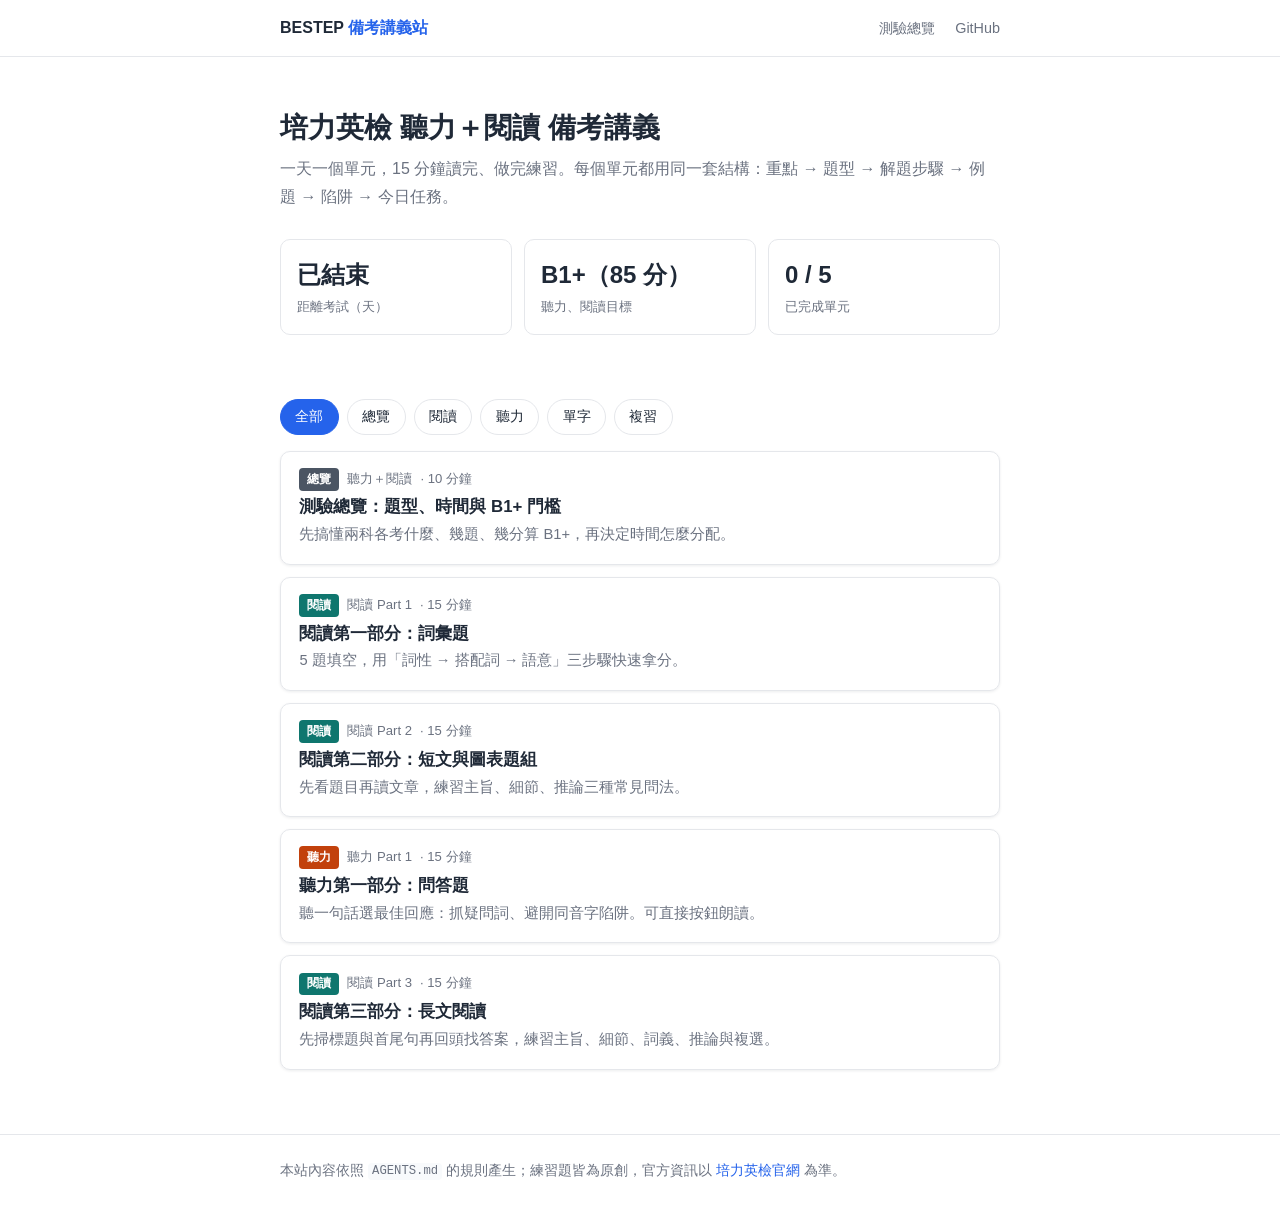
<file: index.html>
<!DOCTYPE html>
<html lang="zh-Hant">
<head>
  <meta charset="UTF-8">
  <meta name="viewport" content="width=device-width, initial-scale=1">
  <title>BESTEP 備考講義站</title>
  <meta name="description" content="培力英檢 BESTEP 聽力與閱讀備考講義，每天 15 分鐘一個單元，目標 B1+。">
  <link rel="stylesheet" href="assets/css/style.css">
</head>
<body>
  <header class="site-bar">
    <div class="wrap">
      <a class="brand" href="index.html">BESTEP <span>備考講義站</span></a>
      <nav>
        <a href="lessons/00-overview.html">測驗總覽</a>
        <a id="repo-link" href="#" hidden>GitHub</a>
      </nav>
    </div>
  </header>

  <main class="wrap">
    <section class="hero">
      <h1>培力英檢 聽力＋閱讀 備考講義</h1>
      <p class="lead">一天一個單元，15 分鐘讀完、做完練習。每個單元都用同一套結構：重點 → 題型 → 解題步驟 → 例題 → 陷阱 → 今日任務。</p>
      <div class="stats">
        <div class="stat"><div class="num" id="stat-days">–</div><div class="label">距離考試（天）</div></div>
        <div class="stat"><div class="num" id="stat-target">–</div><div class="label">聽力、閱讀目標</div></div>
        <div class="stat"><div class="num" id="stat-done">–</div><div class="label">已完成單元</div></div>
      </div>
    </section>

    <div class="filters" role="tablist">
      <button class="chip active" data-filter="all">全部</button>
      <button class="chip" data-filter="overview">總覽</button>
      <button class="chip" data-filter="reading">閱讀</button>
      <button class="chip" data-filter="listening">聽力</button>
      <button class="chip" data-filter="vocab">單字</button>
      <button class="chip" data-filter="review">複習</button>
    </div>
    <div class="cards" id="cards"></div>
  </main>

  <footer class="site-foot">
    <div class="wrap">
      本站內容依照 <code>AGENTS.md</code> 的規則產生；練習題皆為原創，官方資訊以 <a href="https://bestep.tw/">培力英檢官網</a> 為準。
    </div>
  </footer>
  <script src="assets/js/main.js"></script>
</body>
</html>
</file>
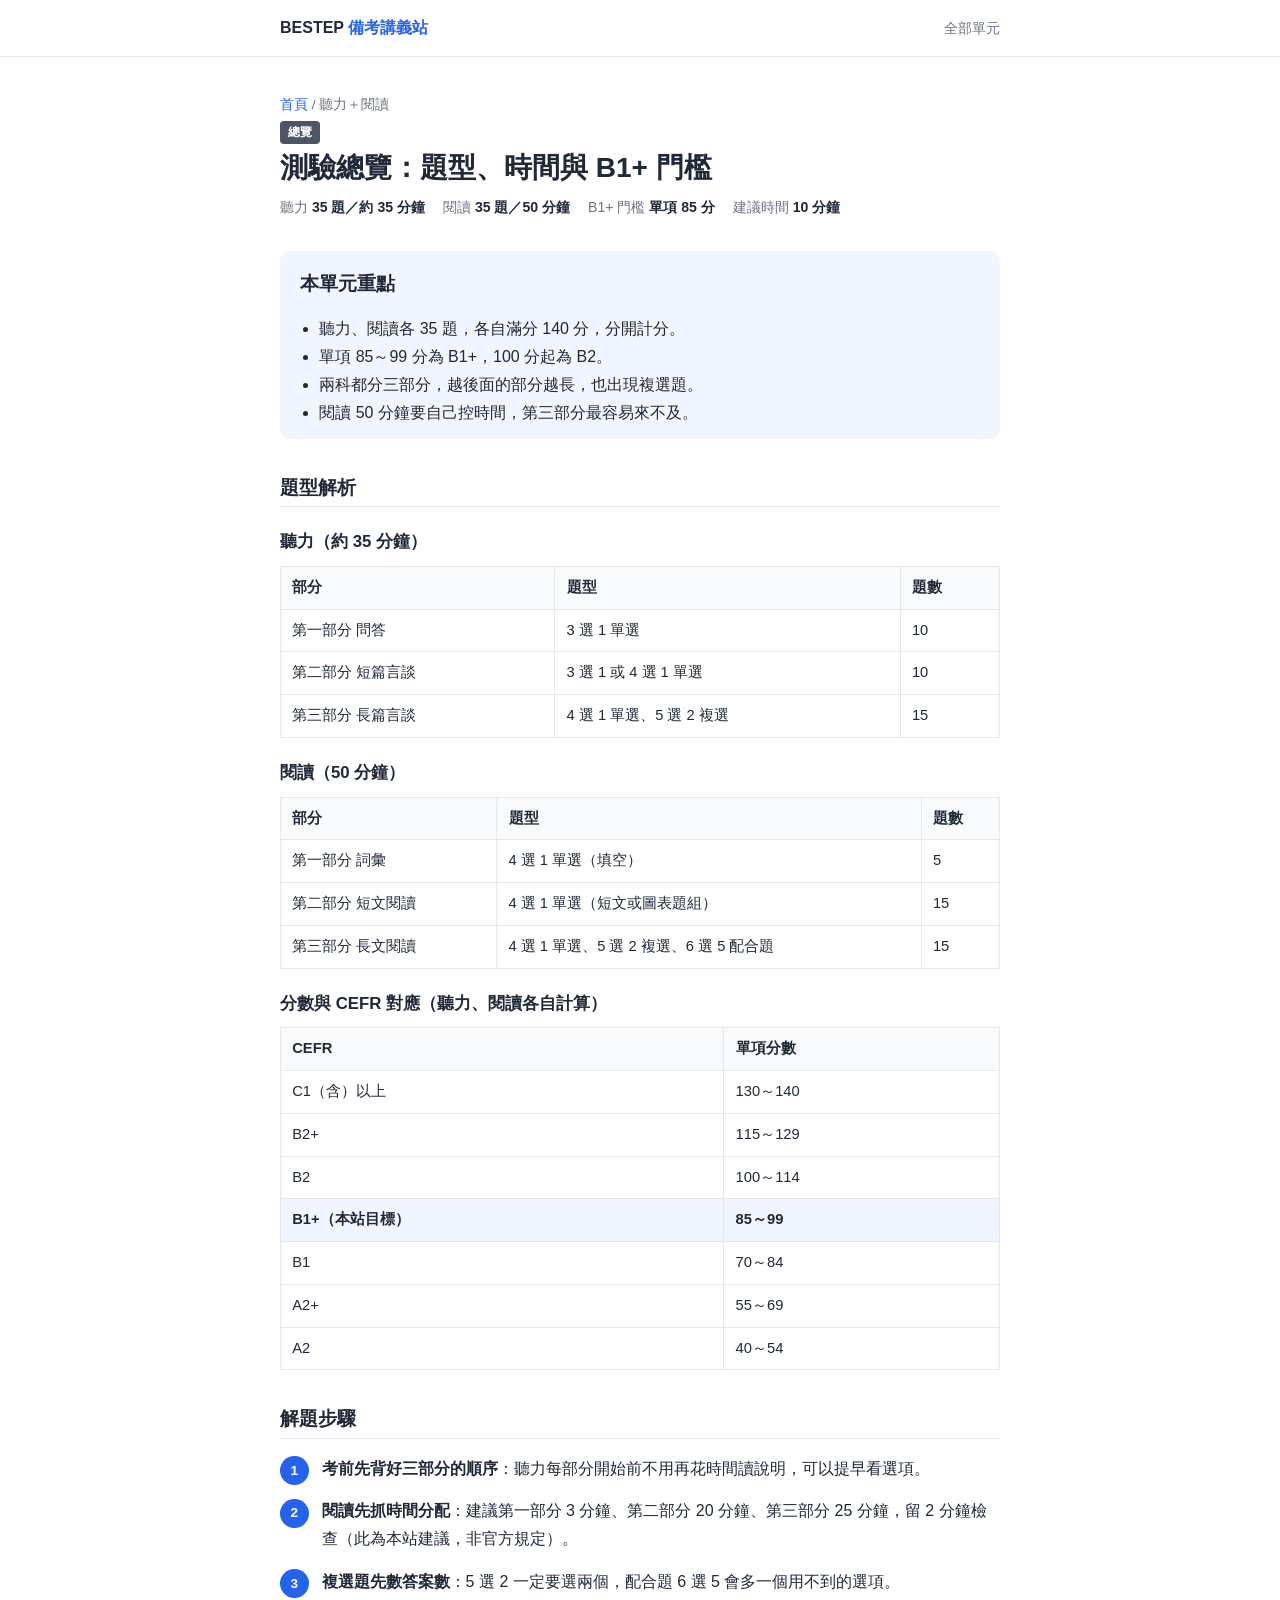
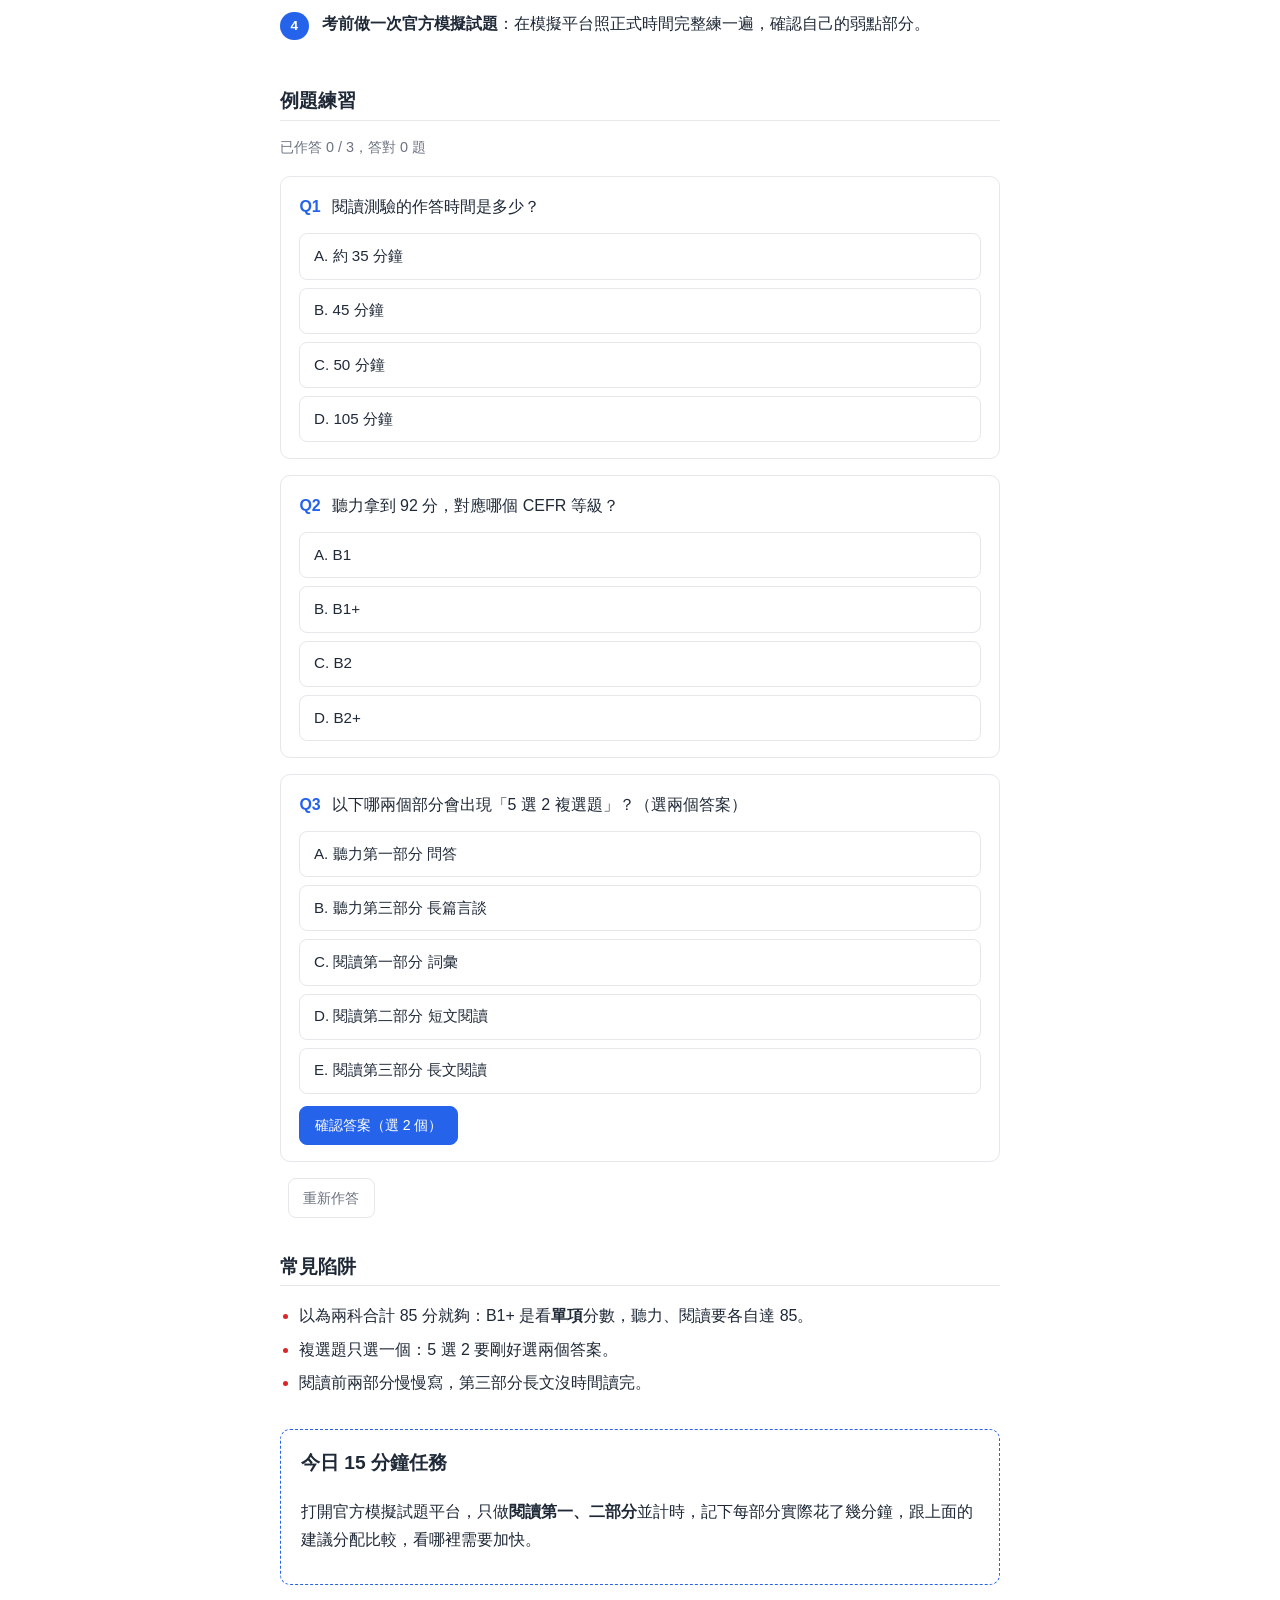
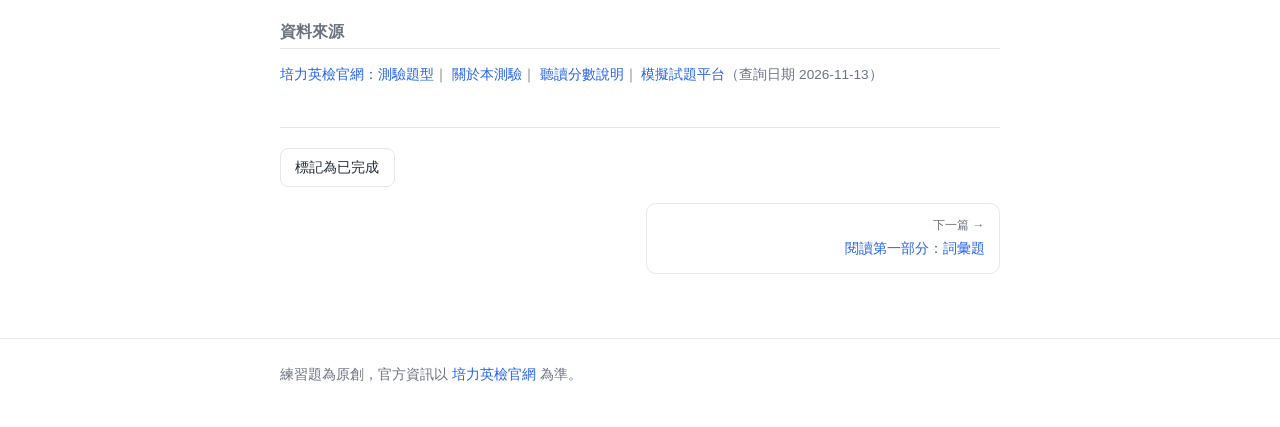
<file: lessons/00-overview.html>
<!DOCTYPE html>
<html lang="zh-Hant">
<head>
  <meta charset="UTF-8">
  <meta name="viewport" content="width=device-width, initial-scale=1">
  <title>測驗總覽：題型、時間與 B1+ 門檻｜BESTEP 備考講義站</title>
  <link rel="stylesheet" href="../assets/css/style.css">
</head>
<body data-lesson="00-overview">
  <header class="site-bar">
    <div class="wrap">
      <a class="brand" href="../index.html">BESTEP <span>備考講義站</span></a>
      <nav><a href="../index.html">全部單元</a></nav>
    </div>
  </header>

  <main class="wrap">
    <header class="lesson-head">
      <div class="crumb"><a href="../index.html">首頁</a> / 聽力＋閱讀</div>
      <span class="tag overview">總覽</span>
      <h1>測驗總覽：題型、時間與 B1+ 門檻</h1>
      <div class="meta">
        <span>聽力 <b>35 題／約 35 分鐘</b></span>
        <span>閱讀 <b>35 題／50 分鐘</b></span>
        <span>B1+ 門檻 <b>單項 85 分</b></span>
        <span>建議時間 <b>10 分鐘</b></span>
      </div>
    </header>

    <section class="key-points">
      <h2>本單元重點</h2>
      <ul>
        <li>聽力、閱讀各 35 題，各自滿分 140 分，分開計分。</li>
        <li>單項 85～99 分為 B1+，100 分起為 B2。</li>
        <li>兩科都分三部分，越後面的部分越長，也出現複選題。</li>
        <li>閱讀 50 分鐘要自己控時間，第三部分最容易來不及。</li>
      </ul>
    </section>

    <section>
      <h2>題型解析</h2>
      <h3>聽力（約 35 分鐘）</h3>
      <table class="table">
        <tr><th>部分</th><th>題型</th><th>題數</th></tr>
        <tr><td>第一部分 問答</td><td>3 選 1 單選</td><td>10</td></tr>
        <tr><td>第二部分 短篇言談</td><td>3 選 1 或 4 選 1 單選</td><td>10</td></tr>
        <tr><td>第三部分 長篇言談</td><td>4 選 1 單選、5 選 2 複選</td><td>15</td></tr>
      </table>
      <h3>閱讀（50 分鐘）</h3>
      <table class="table">
        <tr><th>部分</th><th>題型</th><th>題數</th></tr>
        <tr><td>第一部分 詞彙</td><td>4 選 1 單選（填空）</td><td>5</td></tr>
        <tr><td>第二部分 短文閱讀</td><td>4 選 1 單選（短文或圖表題組）</td><td>15</td></tr>
        <tr><td>第三部分 長文閱讀</td><td>4 選 1 單選、5 選 2 複選、6 選 5 配合題</td><td>15</td></tr>
      </table>
      <h3>分數與 CEFR 對應（聽力、閱讀各自計算）</h3>
      <table class="table">
        <tr><th>CEFR</th><th>單項分數</th></tr>
        <tr><td>C1（含）以上</td><td>130～140</td></tr>
        <tr><td>B2+</td><td>115～129</td></tr>
        <tr><td>B2</td><td>100～114</td></tr>
        <tr class="highlight"><td>B1+（本站目標）</td><td>85～99</td></tr>
        <tr><td>B1</td><td>70～84</td></tr>
        <tr><td>A2+</td><td>55～69</td></tr>
        <tr><td>A2</td><td>40～54</td></tr>
      </table>
    </section>

    <section>
      <h2>解題步驟</h2>
      <ol class="steps">
        <li><b>考前先背好三部分的順序</b>：聽力每部分開始前不用再花時間讀說明，可以提早看選項。</li>
        <li><b>閱讀先抓時間分配</b>：建議第一部分 3 分鐘、第二部分 20 分鐘、第三部分 25 分鐘，留 2 分鐘檢查（此為本站建議，非官方規定）。</li>
        <li><b>複選題先數答案數</b>：5 選 2 一定要選兩個，配合題 6 選 5 會多一個用不到的選項。</li>
        <li><b>考前做一次官方模擬試題</b>：在模擬平台照正式時間完整練一遍，確認自己的弱點部分。</li>
      </ol>
    </section>

    <section class="practice">
      <h2>例題練習</h2>
      <p class="score" id="score"></p>

      <div class="quiz" data-answer="C">
        <p class="q-stem"><span class="q-no">Q1</span> 閱讀測驗的作答時間是多少？</p>
        <div class="options">
          <button class="opt" data-key="A">A. 約 35 分鐘</button>
          <button class="opt" data-key="B">B. 45 分鐘</button>
          <button class="opt" data-key="C">C. 50 分鐘</button>
          <button class="opt" data-key="D">D. 105 分鐘</button>
        </div>
        <div class="explain">閱讀實際作答 50 分鐘。約 35 分鐘是聽力；105 分鐘是聽讀兩科含說明的總測驗時間。</div>
      </div>

      <div class="quiz" data-answer="B">
        <p class="q-stem"><span class="q-no">Q2</span> 聽力拿到 92 分，對應哪個 CEFR 等級？</p>
        <div class="options">
          <button class="opt" data-key="A">A. B1</button>
          <button class="opt" data-key="B">B. B1+</button>
          <button class="opt" data-key="C">C. B2</button>
          <button class="opt" data-key="D">D. B2+</button>
        </div>
        <div class="explain">85～99 是 B1+。B1 是 70～84，B2 要 100 分以上。</div>
      </div>

      <div class="quiz" data-answer="BE" data-multi>
        <p class="q-stem"><span class="q-no">Q3</span> 以下哪兩個部分會出現「5 選 2 複選題」？（選兩個答案）</p>
        <div class="options">
          <button class="opt" data-key="A">A. 聽力第一部分 問答</button>
          <button class="opt" data-key="B">B. 聽力第三部分 長篇言談</button>
          <button class="opt" data-key="C">C. 閱讀第一部分 詞彙</button>
          <button class="opt" data-key="D">D. 閱讀第二部分 短文閱讀</button>
          <button class="opt" data-key="E">E. 閱讀第三部分 長文閱讀</button>
        </div>
        <div class="explain">複選題只出現在兩科的第三部分。聽力問答是 3 選 1；閱讀詞彙與短文都是 4 選 1 單選。</div>
      </div>

      <button class="reset-btn" id="reset">重新作答</button>
    </section>

    <section>
      <h2>常見陷阱</h2>
      <ul class="traps">
        <li>以為兩科合計 85 分就夠：B1+ 是看<b>單項</b>分數，聽力、閱讀要各自達 85。</li>
        <li>複選題只選一個：5 選 2 要剛好選兩個答案。</li>
        <li>閱讀前兩部分慢慢寫，第三部分長文沒時間讀完。</li>
      </ul>
    </section>

    <div class="task">
      <h2>今日 15 分鐘任務</h2>
      <p>打開官方模擬試題平台，只做<b>閱讀第一、二部分</b>並計時，記下每部分實際花了幾分鐘，跟上面的建議分配比較，看哪裡需要加快。</p>
    </div>

    <section class="sources">
      <h2>資料來源</h2>
      <p>
        <a href="https://bestep.tw/About/page?id=4bb6979c78334f97ad5475d1eb378063">培力英檢官網：測驗題型</a>｜
        <a href="https://bestep.tw/About/page?id=f5bab1a4153247f6abd8ae0fad362643">關於本測驗</a>｜
        <a href="https://bestep.tw/About/detail?id=a22a627b57cd4560be3b2484ae4abf43">聽讀分數說明</a>｜
        <a href="https://bestep.tw/exam/">模擬試題平台</a>（查詢日期 2026-11-13）
      </p>
    </section>

    <div class="pager-wrap">
      <button class="done-toggle">標記為已完成</button>
      <nav class="pager" id="pager"></nav>
    </div>
  </main>

  <footer class="site-foot"><div class="wrap">練習題為原創，官方資訊以 <a href="https://bestep.tw/">培力英檢官網</a> 為準。</div></footer>
  <script src="../assets/js/lesson.js"></script>
</body>
</html>
</file>
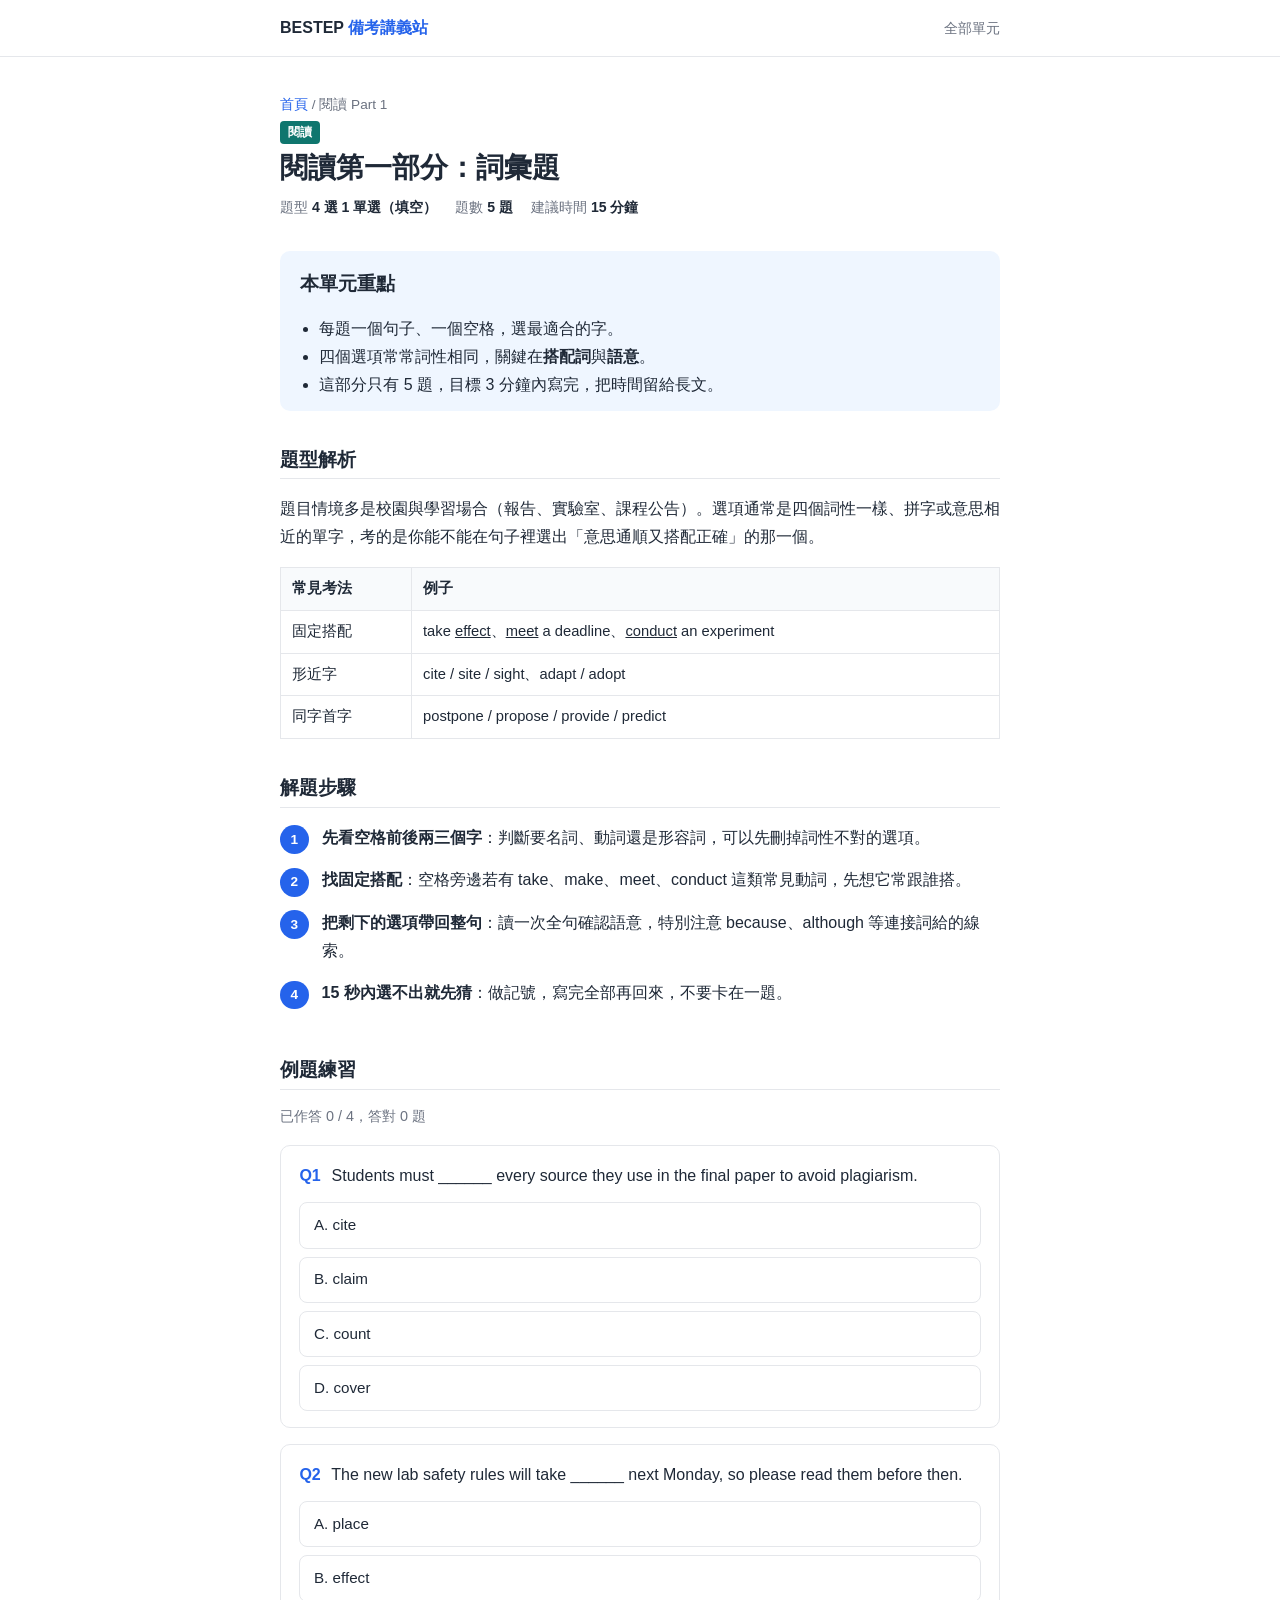
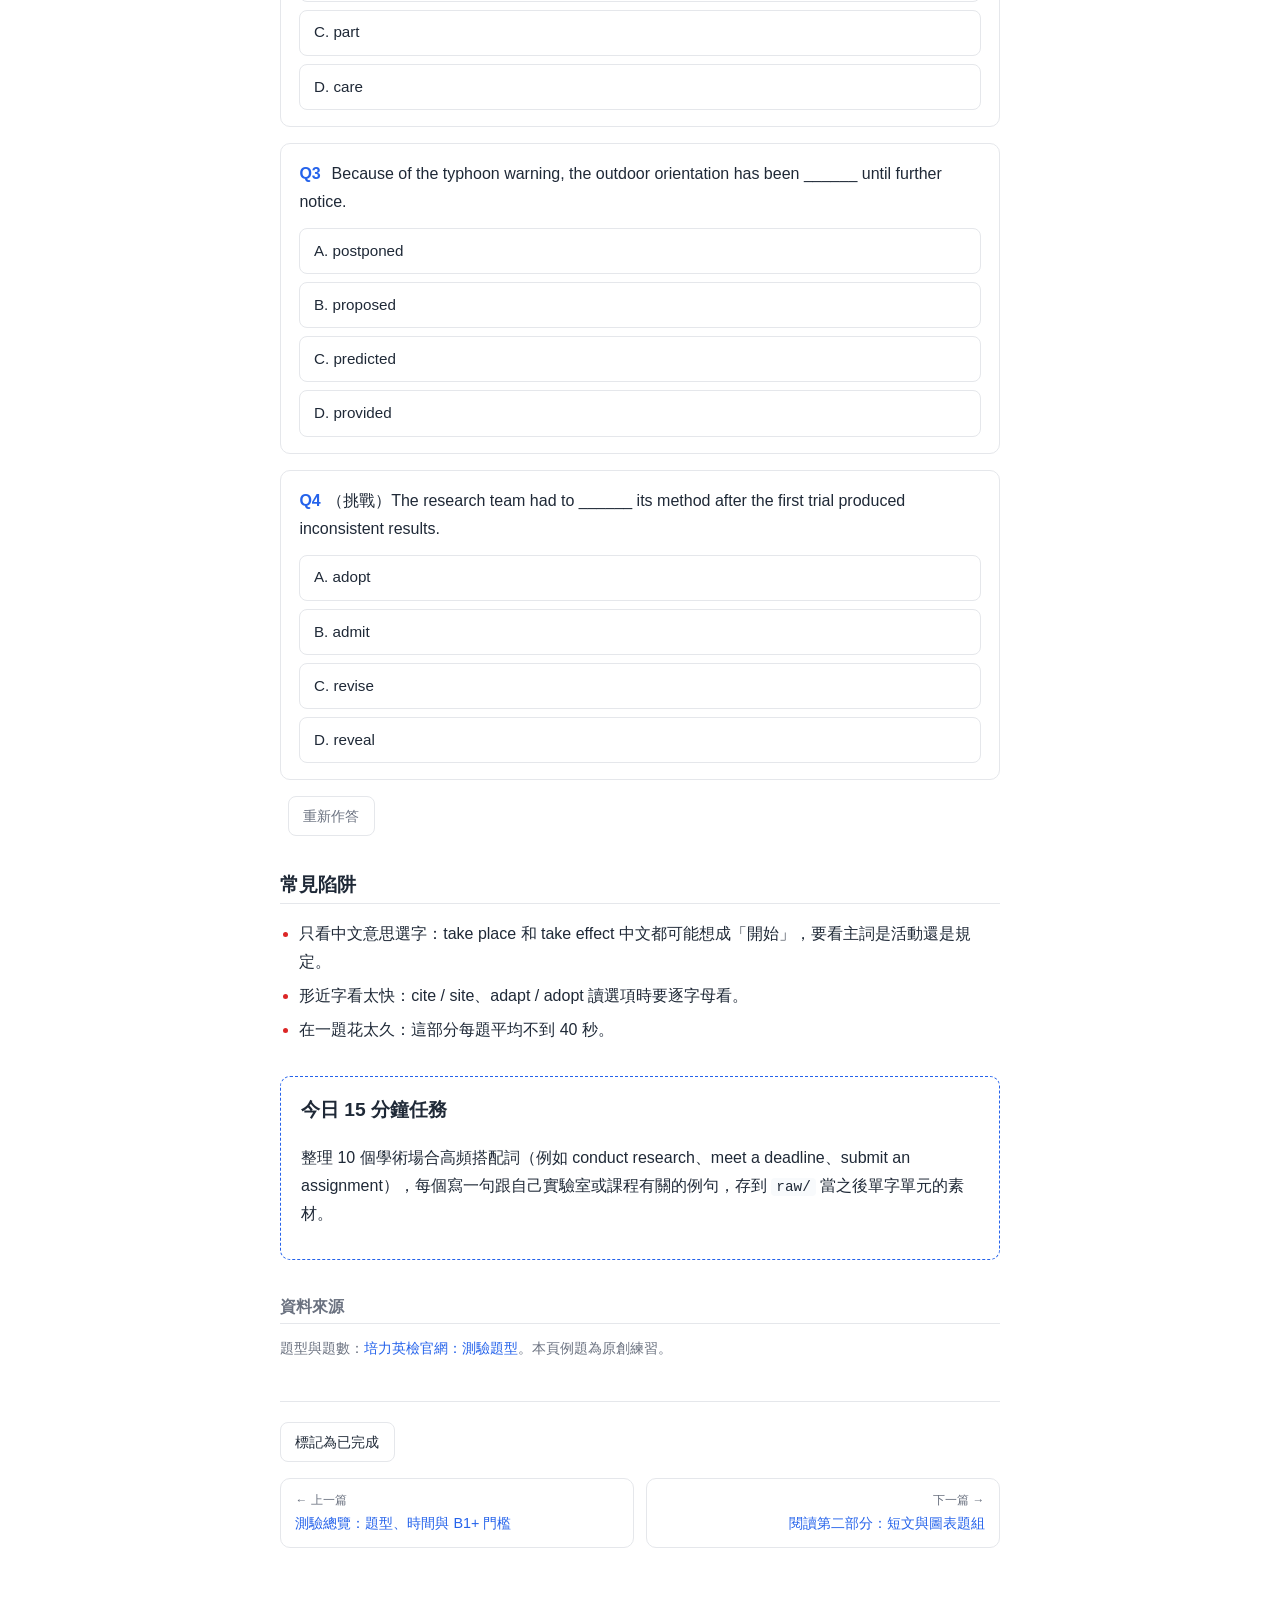
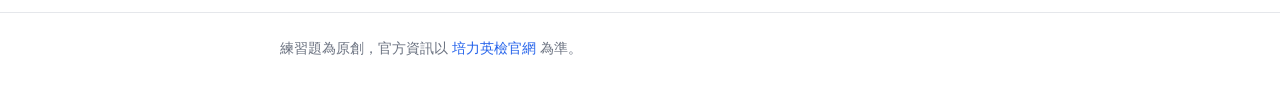
<file: lessons/01-reading-vocab.html>
<!DOCTYPE html>
<html lang="zh-Hant">
<head>
  <meta charset="UTF-8">
  <meta name="viewport" content="width=device-width, initial-scale=1">
  <title>閱讀第一部分：詞彙題｜BESTEP 備考講義站</title>
  <link rel="stylesheet" href="../assets/css/style.css">
</head>
<body data-lesson="01-reading-vocab">
  <header class="site-bar">
    <div class="wrap">
      <a class="brand" href="../index.html">BESTEP <span>備考講義站</span></a>
      <nav><a href="../index.html">全部單元</a></nav>
    </div>
  </header>

  <main class="wrap">
    <header class="lesson-head">
      <div class="crumb"><a href="../index.html">首頁</a> / 閱讀 Part 1</div>
      <span class="tag reading">閱讀</span>
      <h1>閱讀第一部分：詞彙題</h1>
      <div class="meta">
        <span>題型 <b>4 選 1 單選（填空）</b></span>
        <span>題數 <b>5 題</b></span>
        <span>建議時間 <b>15 分鐘</b></span>
      </div>
    </header>

    <section class="key-points">
      <h2>本單元重點</h2>
      <ul>
        <li>每題一個句子、一個空格，選最適合的字。</li>
        <li>四個選項常常詞性相同，關鍵在<b>搭配詞</b>與<b>語意</b>。</li>
        <li>這部分只有 5 題，目標 3 分鐘內寫完，把時間留給長文。</li>
      </ul>
    </section>

    <section>
      <h2>題型解析</h2>
      <p>題目情境多是校園與學習場合（報告、實驗室、課程公告）。選項通常是四個詞性一樣、拼字或意思相近的單字，考的是你能不能在句子裡選出「意思通順又搭配正確」的那一個。</p>
      <table class="table">
        <tr><th>常見考法</th><th>例子</th></tr>
        <tr><td>固定搭配</td><td>take <u>effect</u>、<u>meet</u> a deadline、<u>conduct</u> an experiment</td></tr>
        <tr><td>形近字</td><td>cite / site / sight、adapt / adopt</td></tr>
        <tr><td>同字首字</td><td>postpone / propose / provide / predict</td></tr>
      </table>
    </section>

    <section>
      <h2>解題步驟</h2>
      <ol class="steps">
        <li><b>先看空格前後兩三個字</b>：判斷要名詞、動詞還是形容詞，可以先刪掉詞性不對的選項。</li>
        <li><b>找固定搭配</b>：空格旁邊若有 take、make、meet、conduct 這類常見動詞，先想它常跟誰搭。</li>
        <li><b>把剩下的選項帶回整句</b>：讀一次全句確認語意，特別注意 because、although 等連接詞給的線索。</li>
        <li><b>15 秒內選不出就先猜</b>：做記號，寫完全部再回來，不要卡在一題。</li>
      </ol>
    </section>

    <section class="practice">
      <h2>例題練習</h2>
      <p class="score" id="score"></p>

      <div class="quiz" data-answer="A">
        <p class="q-stem"><span class="q-no">Q1</span> Students must ______ every source they use in the final paper to avoid plagiarism.</p>
        <div class="options">
          <button class="opt" data-key="A">A. cite</button>
          <button class="opt" data-key="B">B. claim</button>
          <button class="opt" data-key="C">C. count</button>
          <button class="opt" data-key="D">D. cover</button>
        </div>
        <div class="explain">cite a source＝引用、註明出處，和 plagiarism（抄襲）的語境吻合。claim 是「宣稱」，不會說 claim a source。</div>
      </div>

      <div class="quiz" data-answer="B">
        <p class="q-stem"><span class="q-no">Q2</span> The new lab safety rules will take ______ next Monday, so please read them before then.</p>
        <div class="options">
          <button class="opt" data-key="A">A. place</button>
          <button class="opt" data-key="B">B. effect</button>
          <button class="opt" data-key="C">C. part</button>
          <button class="opt" data-key="D">D. care</button>
        </div>
        <div class="explain">take effect＝（規定）生效。take place 是「（活動）舉行」，主詞是規則不是活動，所以不選 A。</div>
      </div>

      <div class="quiz" data-answer="A">
        <p class="q-stem"><span class="q-no">Q3</span> Because of the typhoon warning, the outdoor orientation has been ______ until further notice.</p>
        <div class="options">
          <button class="opt" data-key="A">A. postponed</button>
          <button class="opt" data-key="B">B. proposed</button>
          <button class="opt" data-key="C">C. predicted</button>
          <button class="opt" data-key="D">D. provided</button>
        </div>
        <div class="explain">postpone＝延期，until further notice（另行通知前）是延期公告常見用語。四個選項都以 p 開頭，是典型形近字陷阱。</div>
      </div>

      <div class="quiz" data-answer="C">
        <p class="q-stem"><span class="q-no">Q4</span>（挑戰）The research team had to ______ its method after the first trial produced inconsistent results.</p>
        <div class="options">
          <button class="opt" data-key="A">A. adopt</button>
          <button class="opt" data-key="B">B. admit</button>
          <button class="opt" data-key="C">C. revise</button>
          <button class="opt" data-key="D">D. reveal</button>
        </div>
        <div class="explain">第一次結果不一致，所以要「修正」方法：revise。adopt 是「採用」新方法，但句中受詞是 its method（原本的方法），採用自己原本的方法說不通。</div>
      </div>

      <button class="reset-btn" id="reset">重新作答</button>
    </section>

    <section>
      <h2>常見陷阱</h2>
      <ul class="traps">
        <li>只看中文意思選字：take place 和 take effect 中文都可能想成「開始」，要看主詞是活動還是規定。</li>
        <li>形近字看太快：cite / site、adapt / adopt 讀選項時要逐字母看。</li>
        <li>在一題花太久：這部分每題平均不到 40 秒。</li>
      </ul>
    </section>

    <div class="task">
      <h2>今日 15 分鐘任務</h2>
      <p>整理 10 個學術場合高頻搭配詞（例如 conduct research、meet a deadline、submit an assignment），每個寫一句跟自己實驗室或課程有關的例句，存到 <code>raw/</code> 當之後單字單元的素材。</p>
    </div>

    <section class="sources">
      <h2>資料來源</h2>
      <p>題型與題數：<a href="https://bestep.tw/About/page?id=4bb6979c78334f97ad5475d1eb378063">培力英檢官網：測驗題型</a>。本頁例題為原創練習。</p>
    </section>

    <div class="pager-wrap">
      <button class="done-toggle">標記為已完成</button>
      <nav class="pager" id="pager"></nav>
    </div>
  </main>

  <footer class="site-foot"><div class="wrap">練習題為原創，官方資訊以 <a href="https://bestep.tw/">培力英檢官網</a> 為準。</div></footer>
  <script src="../assets/js/lesson.js"></script>
</body>
</html>
</file>
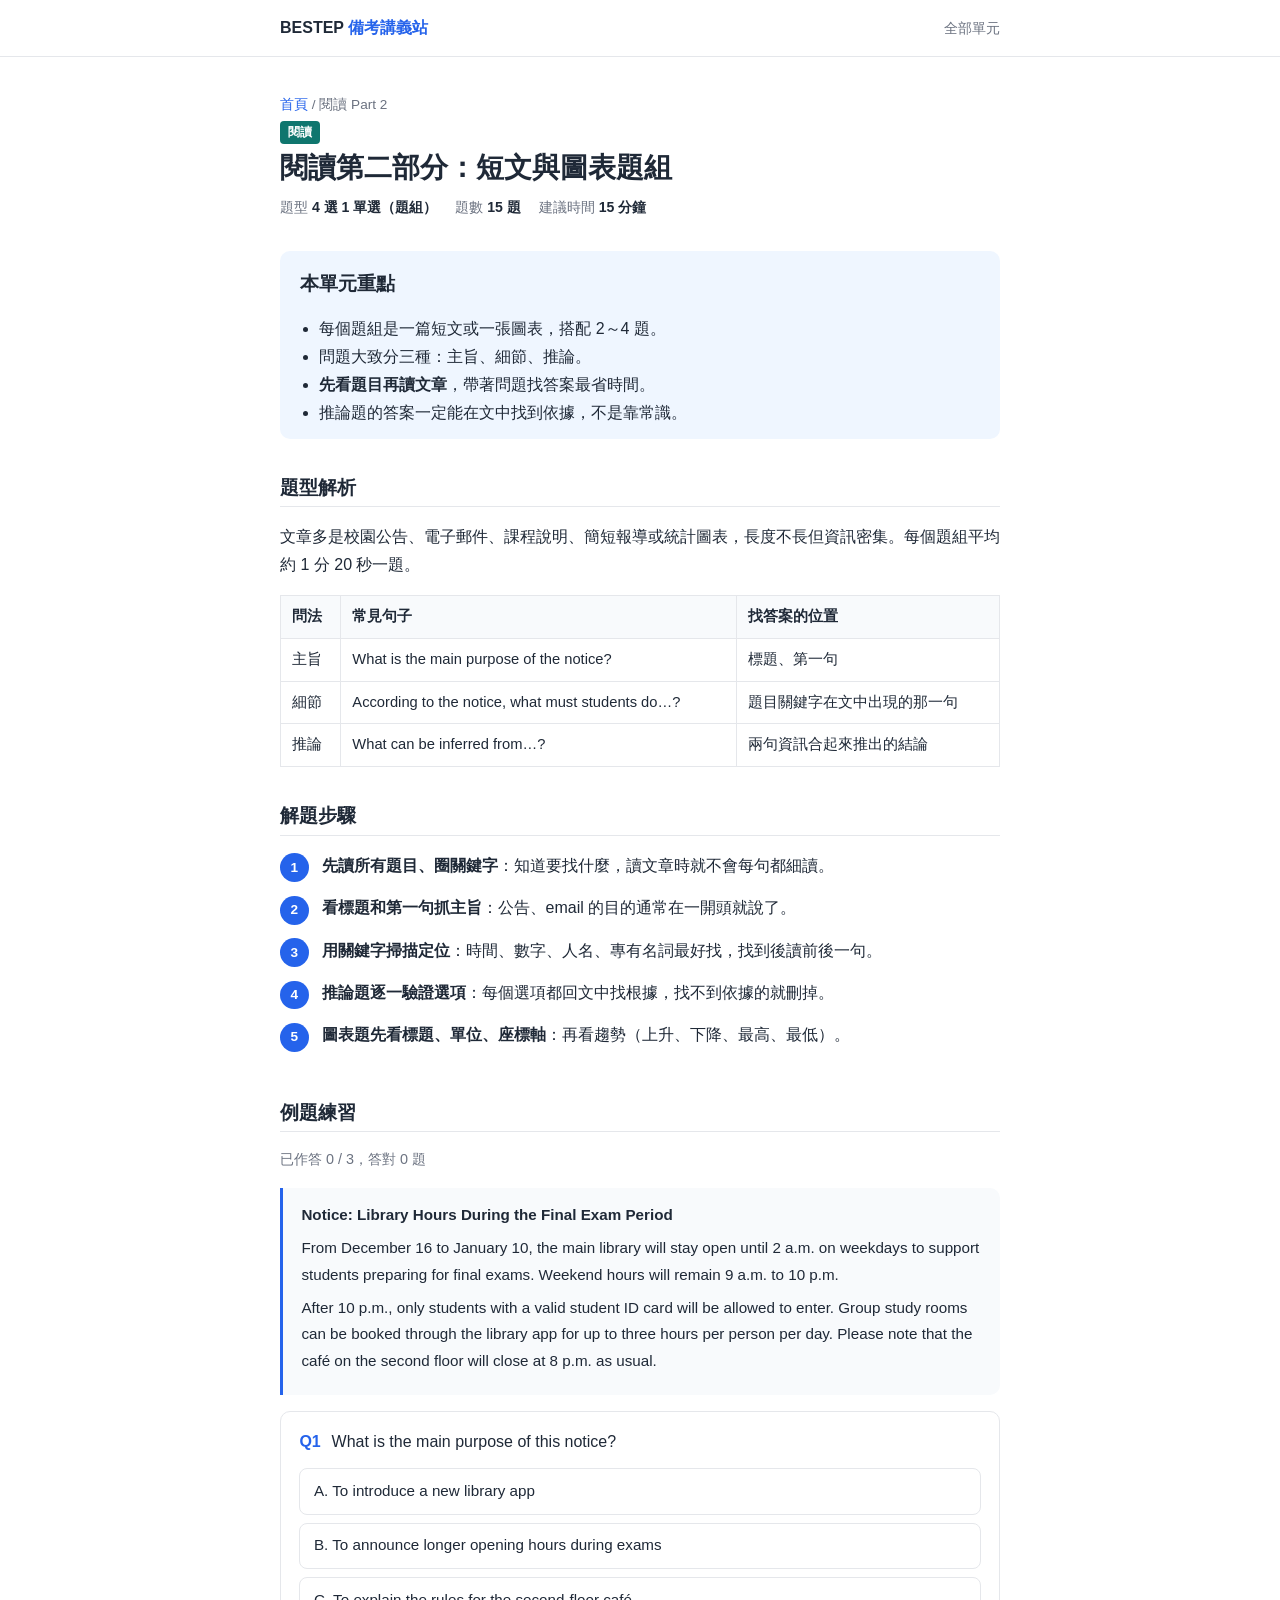
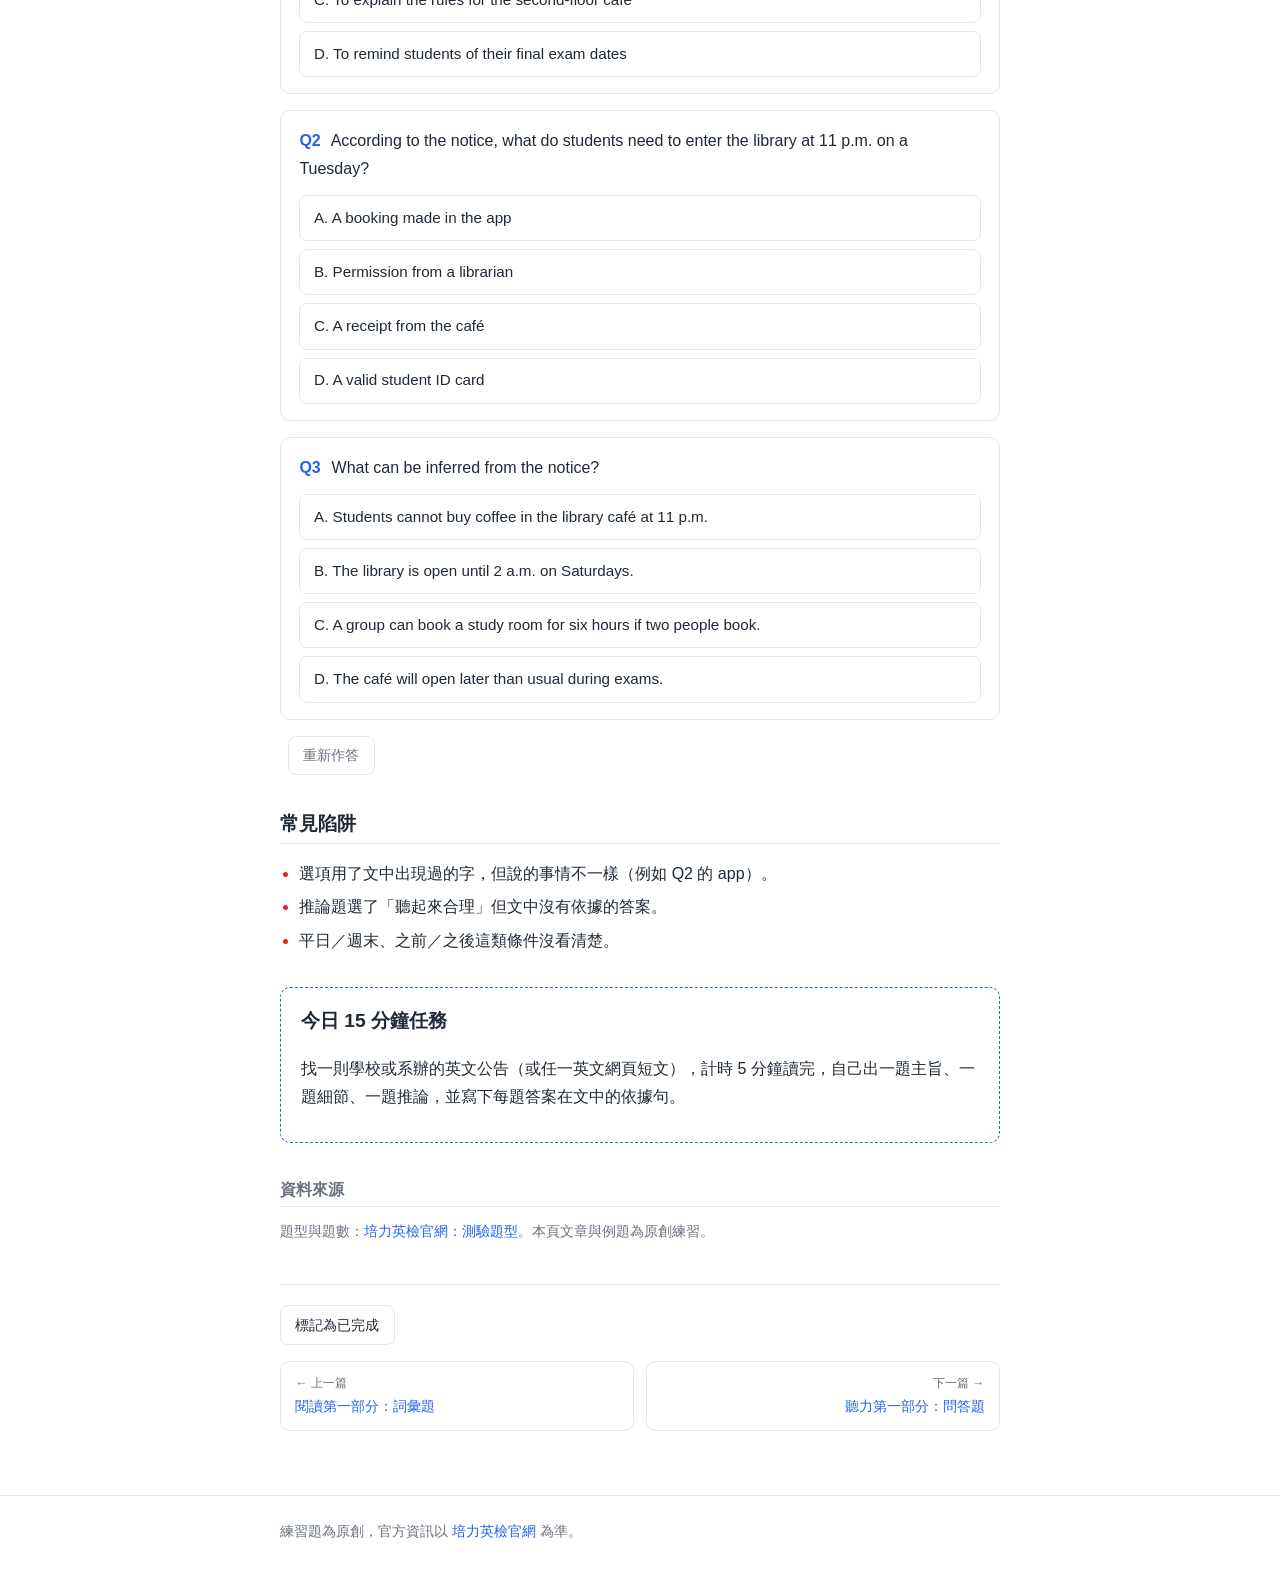
<file: lessons/02-reading-short.html>
<!DOCTYPE html>
<html lang="zh-Hant">
<head>
  <meta charset="UTF-8">
  <meta name="viewport" content="width=device-width, initial-scale=1">
  <title>閱讀第二部分：短文與圖表題組｜BESTEP 備考講義站</title>
  <link rel="stylesheet" href="../assets/css/style.css">
</head>
<body data-lesson="02-reading-short">
  <header class="site-bar">
    <div class="wrap">
      <a class="brand" href="../index.html">BESTEP <span>備考講義站</span></a>
      <nav><a href="../index.html">全部單元</a></nav>
    </div>
  </header>

  <main class="wrap">
    <header class="lesson-head">
      <div class="crumb"><a href="../index.html">首頁</a> / 閱讀 Part 2</div>
      <span class="tag reading">閱讀</span>
      <h1>閱讀第二部分：短文與圖表題組</h1>
      <div class="meta">
        <span>題型 <b>4 選 1 單選（題組）</b></span>
        <span>題數 <b>15 題</b></span>
        <span>建議時間 <b>15 分鐘</b></span>
      </div>
    </header>

    <section class="key-points">
      <h2>本單元重點</h2>
      <ul>
        <li>每個題組是一篇短文或一張圖表，搭配 2～4 題。</li>
        <li>問題大致分三種：主旨、細節、推論。</li>
        <li><b>先看題目再讀文章</b>，帶著問題找答案最省時間。</li>
        <li>推論題的答案一定能在文中找到依據，不是靠常識。</li>
      </ul>
    </section>

    <section>
      <h2>題型解析</h2>
      <p>文章多是校園公告、電子郵件、課程說明、簡短報導或統計圖表，長度不長但資訊密集。每個題組平均約 1 分 20 秒一題。</p>
      <table class="table">
        <tr><th>問法</th><th>常見句子</th><th>找答案的位置</th></tr>
        <tr><td>主旨</td><td>What is the main purpose of the notice?</td><td>標題、第一句</td></tr>
        <tr><td>細節</td><td>According to the notice, what must students do…?</td><td>題目關鍵字在文中出現的那一句</td></tr>
        <tr><td>推論</td><td>What can be inferred from…?</td><td>兩句資訊合起來推出的結論</td></tr>
      </table>
    </section>

    <section>
      <h2>解題步驟</h2>
      <ol class="steps">
        <li><b>先讀所有題目、圈關鍵字</b>：知道要找什麼，讀文章時就不會每句都細讀。</li>
        <li><b>看標題和第一句抓主旨</b>：公告、email 的目的通常在一開頭就說了。</li>
        <li><b>用關鍵字掃描定位</b>：時間、數字、人名、專有名詞最好找，找到後讀前後一句。</li>
        <li><b>推論題逐一驗證選項</b>：每個選項都回文中找根據，找不到依據的就刪掉。</li>
        <li><b>圖表題先看標題、單位、座標軸</b>：再看趨勢（上升、下降、最高、最低）。</li>
      </ol>
    </section>

    <section class="practice">
      <h2>例題練習</h2>
      <p class="score" id="score"></p>

      <div class="passage">
        <h4>Notice: Library Hours During the Final Exam Period</h4>
        <p>From December 16 to January 10, the main library will stay open until 2 a.m. on weekdays to support students preparing for final exams. Weekend hours will remain 9 a.m. to 10 p.m.</p>
        <p>After 10 p.m., only students with a valid student ID card will be allowed to enter. Group study rooms can be booked through the library app for up to three hours per person per day. Please note that the café on the second floor will close at 8 p.m. as usual.</p>
      </div>

      <div class="quiz" data-answer="B">
        <p class="q-stem"><span class="q-no">Q1</span> What is the main purpose of this notice?</p>
        <div class="options">
          <button class="opt" data-key="A">A. To introduce a new library app</button>
          <button class="opt" data-key="B">B. To announce longer opening hours during exams</button>
          <button class="opt" data-key="C">C. To explain the rules for the second-floor café</button>
          <button class="opt" data-key="D">D. To remind students of their final exam dates</button>
        </div>
        <div class="explain">標題和第一句就說明期末考期間平日延長開放到凌晨 2 點。A、C 只是文中的細節，D 文中沒有提到考試日期。</div>
      </div>

      <div class="quiz" data-answer="D">
        <p class="q-stem"><span class="q-no">Q2</span> According to the notice, what do students need to enter the library at 11 p.m. on a Tuesday?</p>
        <div class="options">
          <button class="opt" data-key="A">A. A booking made in the app</button>
          <button class="opt" data-key="B">B. Permission from a librarian</button>
          <button class="opt" data-key="C">C. A receipt from the café</button>
          <button class="opt" data-key="D">D. A valid student ID card</button>
        </div>
        <div class="explain">關鍵字 after 10 p.m. 那句：只有持有效學生證的學生能進入。A 的 app 預約是用在討論室，不是入館條件。</div>
      </div>

      <div class="quiz" data-answer="A">
        <p class="q-stem"><span class="q-no">Q3</span> What can be inferred from the notice?</p>
        <div class="options">
          <button class="opt" data-key="A">A. Students cannot buy coffee in the library café at 11 p.m.</button>
          <button class="opt" data-key="B">B. The library is open until 2 a.m. on Saturdays.</button>
          <button class="opt" data-key="C">C. A group can book a study room for six hours if two people book.</button>
          <button class="opt" data-key="D">D. The café will open later than usual during exams.</button>
        </div>
        <div class="explain">咖啡廳照常 8 點關門，所以晚上 11 點買不到，這是由兩句資訊推出的結論。B 錯：週末只到晚上 10 點。C 文中只說每人每天最多三小時，沒說可以合併。D 與 as usual 矛盾。</div>
      </div>

      <button class="reset-btn" id="reset">重新作答</button>
    </section>

    <section>
      <h2>常見陷阱</h2>
      <ul class="traps">
        <li>選項用了文中出現過的字，但說的事情不一樣（例如 Q2 的 app）。</li>
        <li>推論題選了「聽起來合理」但文中沒有依據的答案。</li>
        <li>平日／週末、之前／之後這類條件沒看清楚。</li>
      </ul>
    </section>

    <div class="task">
      <h2>今日 15 分鐘任務</h2>
      <p>找一則學校或系辦的英文公告（或任一英文網頁短文），計時 5 分鐘讀完，自己出一題主旨、一題細節、一題推論，並寫下每題答案在文中的依據句。</p>
    </div>

    <section class="sources">
      <h2>資料來源</h2>
      <p>題型與題數：<a href="https://bestep.tw/About/page?id=4bb6979c78334f97ad5475d1eb378063">培力英檢官網：測驗題型</a>。本頁文章與例題為原創練習。</p>
    </section>

    <div class="pager-wrap">
      <button class="done-toggle">標記為已完成</button>
      <nav class="pager" id="pager"></nav>
    </div>
  </main>

  <footer class="site-foot"><div class="wrap">練習題為原創，官方資訊以 <a href="https://bestep.tw/">培力英檢官網</a> 為準。</div></footer>
  <script src="../assets/js/lesson.js"></script>
</body>
</html>
</file>
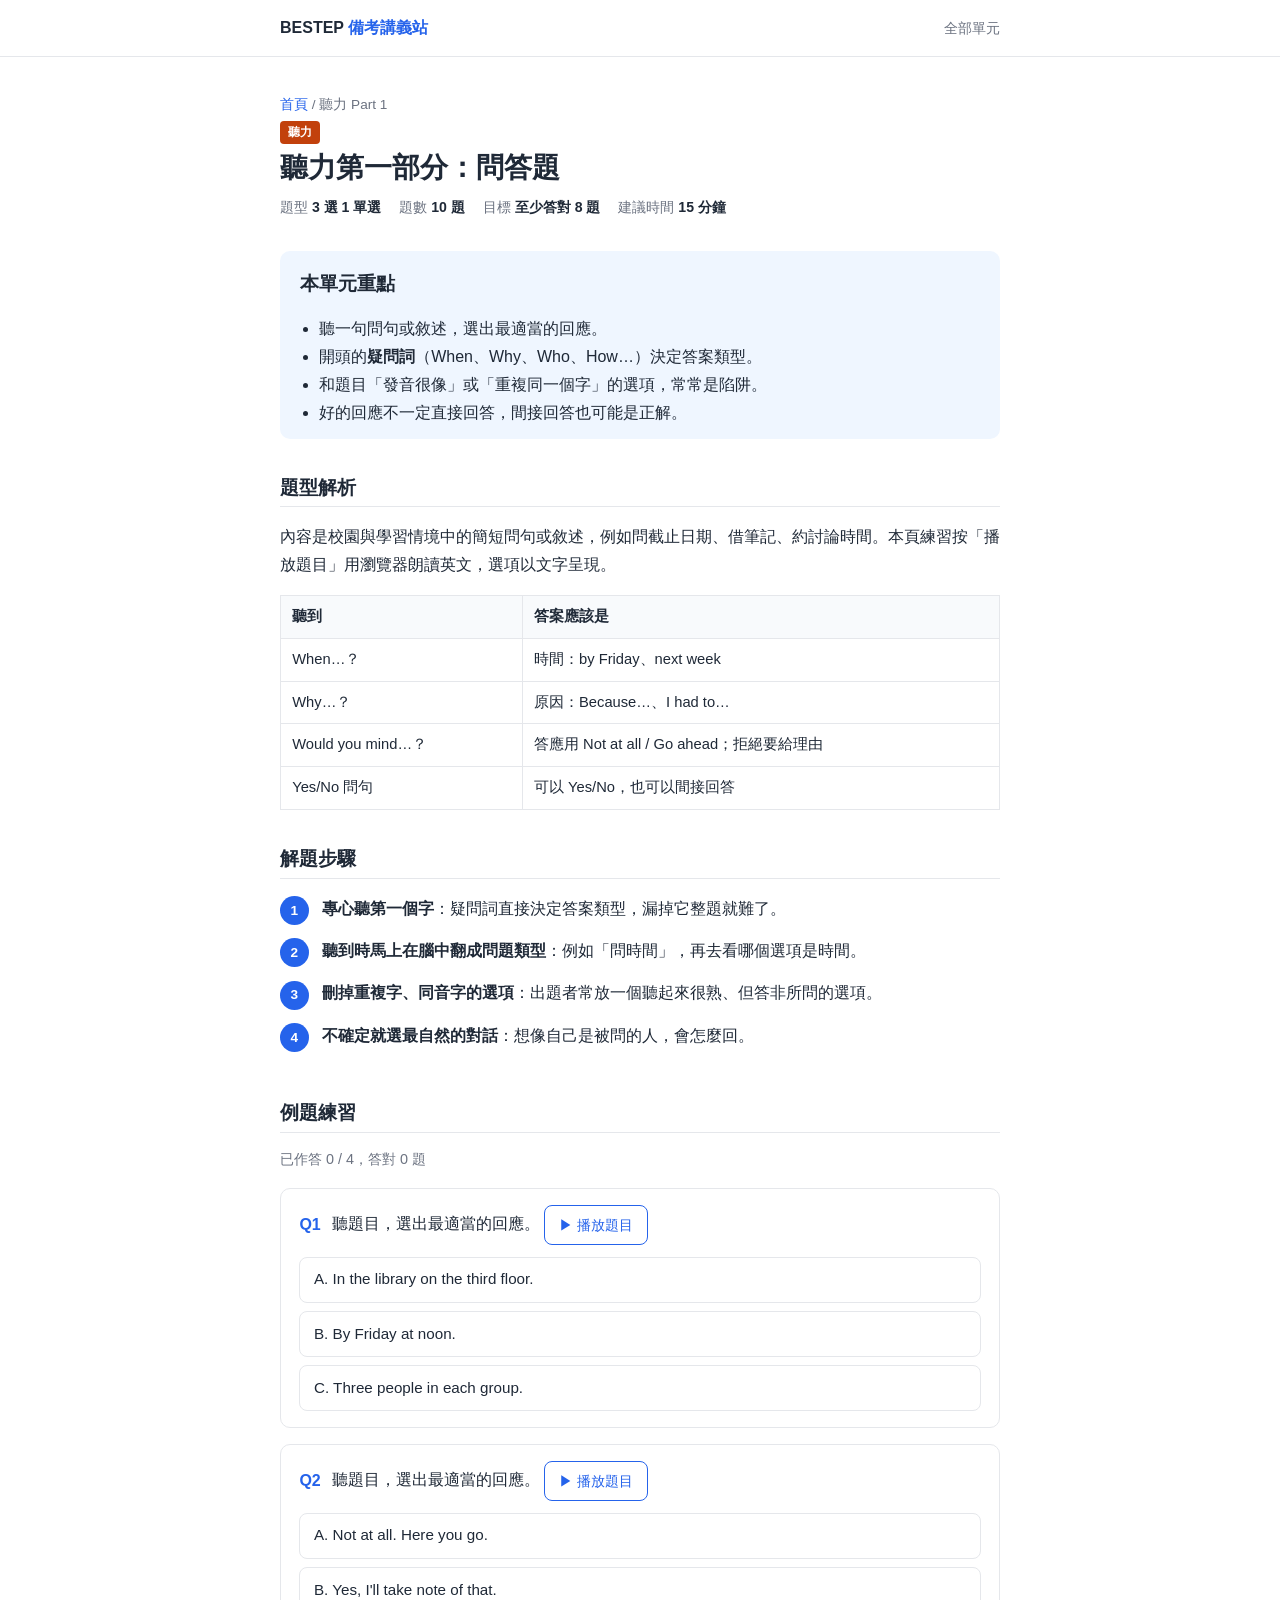
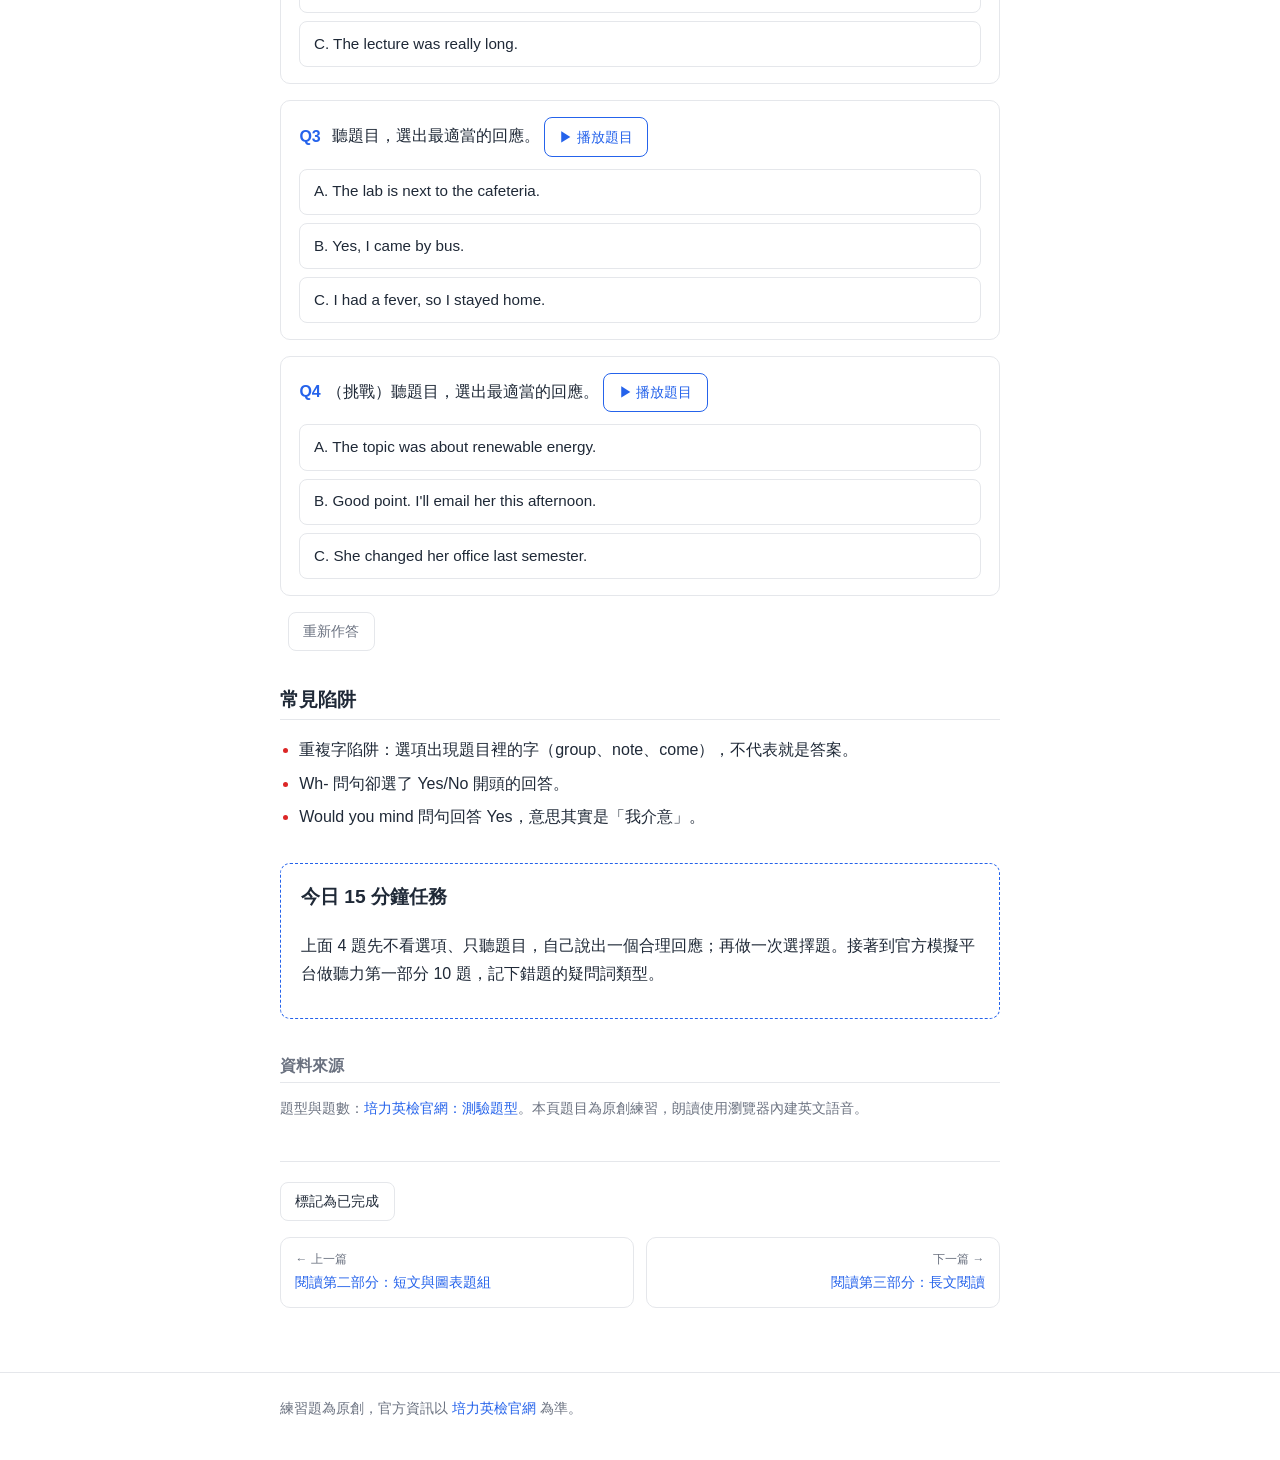
<file: lessons/03-listening-qa.html>
<!DOCTYPE html>
<html lang="zh-Hant">
<head>
  <meta charset="UTF-8">
  <meta name="viewport" content="width=device-width, initial-scale=1">
  <title>聽力第一部分：問答題｜BESTEP 備考講義站</title>
  <link rel="stylesheet" href="../assets/css/style.css">
</head>
<body data-lesson="03-listening-qa">
  <header class="site-bar">
    <div class="wrap">
      <a class="brand" href="../index.html">BESTEP <span>備考講義站</span></a>
      <nav><a href="../index.html">全部單元</a></nav>
    </div>
  </header>

  <main class="wrap">
    <header class="lesson-head">
      <div class="crumb"><a href="../index.html">首頁</a> / 聽力 Part 1</div>
      <span class="tag listening">聽力</span>
      <h1>聽力第一部分：問答題</h1>
      <div class="meta">
        <span>題型 <b>3 選 1 單選</b></span>
        <span>題數 <b>10 題</b></span>
        <span>目標 <b>至少答對 8 題</b></span>
        <span>建議時間 <b>15 分鐘</b></span>
      </div>
    </header>

    <section class="key-points">
      <h2>本單元重點</h2>
      <ul>
        <li>聽一句問句或敘述，選出最適當的回應。</li>
        <li>開頭的<b>疑問詞</b>（When、Why、Who、How…）決定答案類型。</li>
        <li>和題目「發音很像」或「重複同一個字」的選項，常常是陷阱。</li>
        <li>好的回應不一定直接回答，間接回答也可能是正解。</li>
      </ul>
    </section>

    <section>
      <h2>題型解析</h2>
      <p>內容是校園與學習情境中的簡短問句或敘述，例如問截止日期、借筆記、約討論時間。本頁練習按「播放題目」用瀏覽器朗讀英文，選項以文字呈現。</p>
      <table class="table">
        <tr><th>聽到</th><th>答案應該是</th></tr>
        <tr><td>When…？</td><td>時間：by Friday、next week</td></tr>
        <tr><td>Why…？</td><td>原因：Because…、I had to…</td></tr>
        <tr><td>Would you mind…？</td><td>答應用 Not at all / Go ahead；拒絕要給理由</td></tr>
        <tr><td>Yes/No 問句</td><td>可以 Yes/No，也可以間接回答</td></tr>
      </table>
    </section>

    <section>
      <h2>解題步驟</h2>
      <ol class="steps">
        <li><b>專心聽第一個字</b>：疑問詞直接決定答案類型，漏掉它整題就難了。</li>
        <li><b>聽到時馬上在腦中翻成問題類型</b>：例如「問時間」，再去看哪個選項是時間。</li>
        <li><b>刪掉重複字、同音字的選項</b>：出題者常放一個聽起來很熟、但答非所問的選項。</li>
        <li><b>不確定就選最自然的對話</b>：想像自己是被問的人，會怎麼回。</li>
      </ol>
    </section>

    <section class="practice">
      <h2>例題練習</h2>
      <p class="score" id="score"></p>

      <div class="quiz" data-answer="B">
        <p class="q-stem"><span class="q-no">Q1</span> 聽題目，選出最適當的回應。<button class="speak" data-text="When is the deadline for the group report?">▶ 播放題目</button></p>
        <div class="options">
          <button class="opt" data-key="A">A. In the library on the third floor.</button>
          <button class="opt" data-key="B">B. By Friday at noon.</button>
          <button class="opt" data-key="C">C. Three people in each group.</button>
        </div>
        <div class="explain">聽力原文：<i>When is the deadline for the group report?</i><br>When 問時間，只有 B 是時間。A 回答地點、C 回答人數，都抓到了 group 這個字但答非所問。</div>
      </div>

      <div class="quiz" data-answer="A">
        <p class="q-stem"><span class="q-no">Q2</span> 聽題目，選出最適當的回應。<button class="speak" data-text="Would you mind if I borrowed your lecture notes?">▶ 播放題目</button></p>
        <div class="options">
          <button class="opt" data-key="A">A. Not at all. Here you go.</button>
          <button class="opt" data-key="B">B. Yes, I'll take note of that.</button>
          <button class="opt" data-key="C">C. The lecture was really long.</button>
        </div>
        <div class="explain">聽力原文：<i>Would you mind if I borrowed your lecture notes?</i><br>Would you mind…? 答應要說 Not at all（不介意）。B 用 note 做同字陷阱，而且 Yes 在這裡反而代表「介意」。</div>
      </div>

      <div class="quiz" data-answer="C">
        <p class="q-stem"><span class="q-no">Q3</span> 聽題目，選出最適當的回應。<button class="speak" data-text="Why didn't you come to the lab meeting yesterday?">▶ 播放題目</button></p>
        <div class="options">
          <button class="opt" data-key="A">A. The lab is next to the cafeteria.</button>
          <button class="opt" data-key="B">B. Yes, I came by bus.</button>
          <button class="opt" data-key="C">C. I had a fever, so I stayed home.</button>
        </div>
        <div class="explain">聽力原文：<i>Why didn't you come to the lab meeting yesterday?</i><br>Why 問原因，C 給了理由。B 用 come/came 重複字陷阱，而且 Why 問句不會用 Yes 回答。</div>
      </div>

      <div class="quiz" data-answer="B">
        <p class="q-stem"><span class="q-no">Q4</span>（挑戰）聽題目，選出最適當的回應。<button class="speak" data-text="Shouldn't we ask the professor before changing the topic?">▶ 播放題目</button></p>
        <div class="options">
          <button class="opt" data-key="A">A. The topic was about renewable energy.</button>
          <button class="opt" data-key="B">B. Good point. I'll email her this afternoon.</button>
          <button class="opt" data-key="C">C. She changed her office last semester.</button>
        </div>
        <div class="explain">聽力原文：<i>Shouldn't we ask the professor before changing the topic?</i><br>否定問句其實是在提建議，B 同意並說明下一步，是間接回答。A 重複 topic、C 重複 change，都是陷阱。</div>
      </div>

      <button class="reset-btn" id="reset">重新作答</button>
    </section>

    <section>
      <h2>常見陷阱</h2>
      <ul class="traps">
        <li>重複字陷阱：選項出現題目裡的字（group、note、come），不代表就是答案。</li>
        <li>Wh- 問句卻選了 Yes/No 開頭的回答。</li>
        <li>Would you mind 問句回答 Yes，意思其實是「我介意」。</li>
      </ul>
    </section>

    <div class="task">
      <h2>今日 15 分鐘任務</h2>
      <p>上面 4 題先不看選項、只聽題目，自己說出一個合理回應；再做一次選擇題。接著到官方模擬平台做聽力第一部分 10 題，記下錯題的疑問詞類型。</p>
    </div>

    <section class="sources">
      <h2>資料來源</h2>
      <p>題型與題數：<a href="https://bestep.tw/About/page?id=4bb6979c78334f97ad5475d1eb378063">培力英檢官網：測驗題型</a>。本頁題目為原創練習，朗讀使用瀏覽器內建英文語音。</p>
    </section>

    <div class="pager-wrap">
      <button class="done-toggle">標記為已完成</button>
      <nav class="pager" id="pager"></nav>
    </div>
  </main>

  <footer class="site-foot"><div class="wrap">練習題為原創，官方資訊以 <a href="https://bestep.tw/">培力英檢官網</a> 為準。</div></footer>
  <script src="../assets/js/lesson.js"></script>
</body>
</html>
</file>
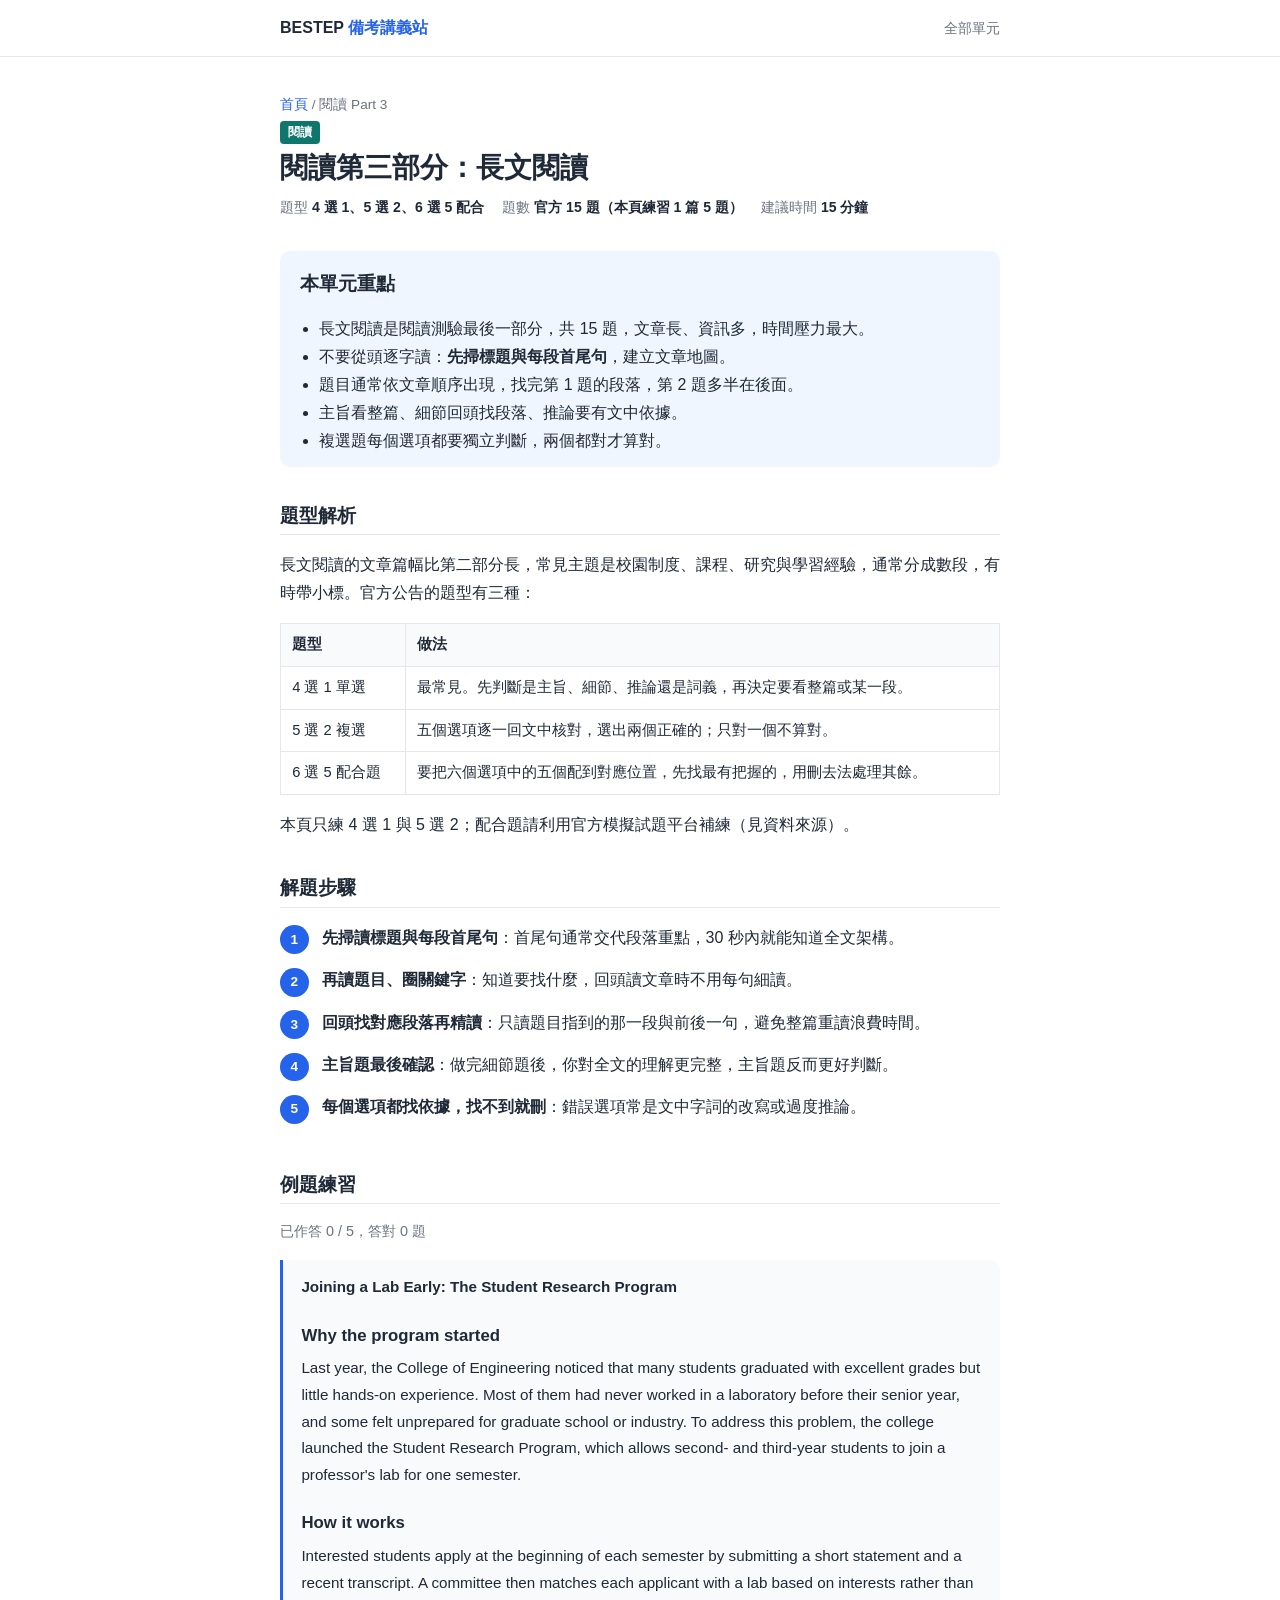
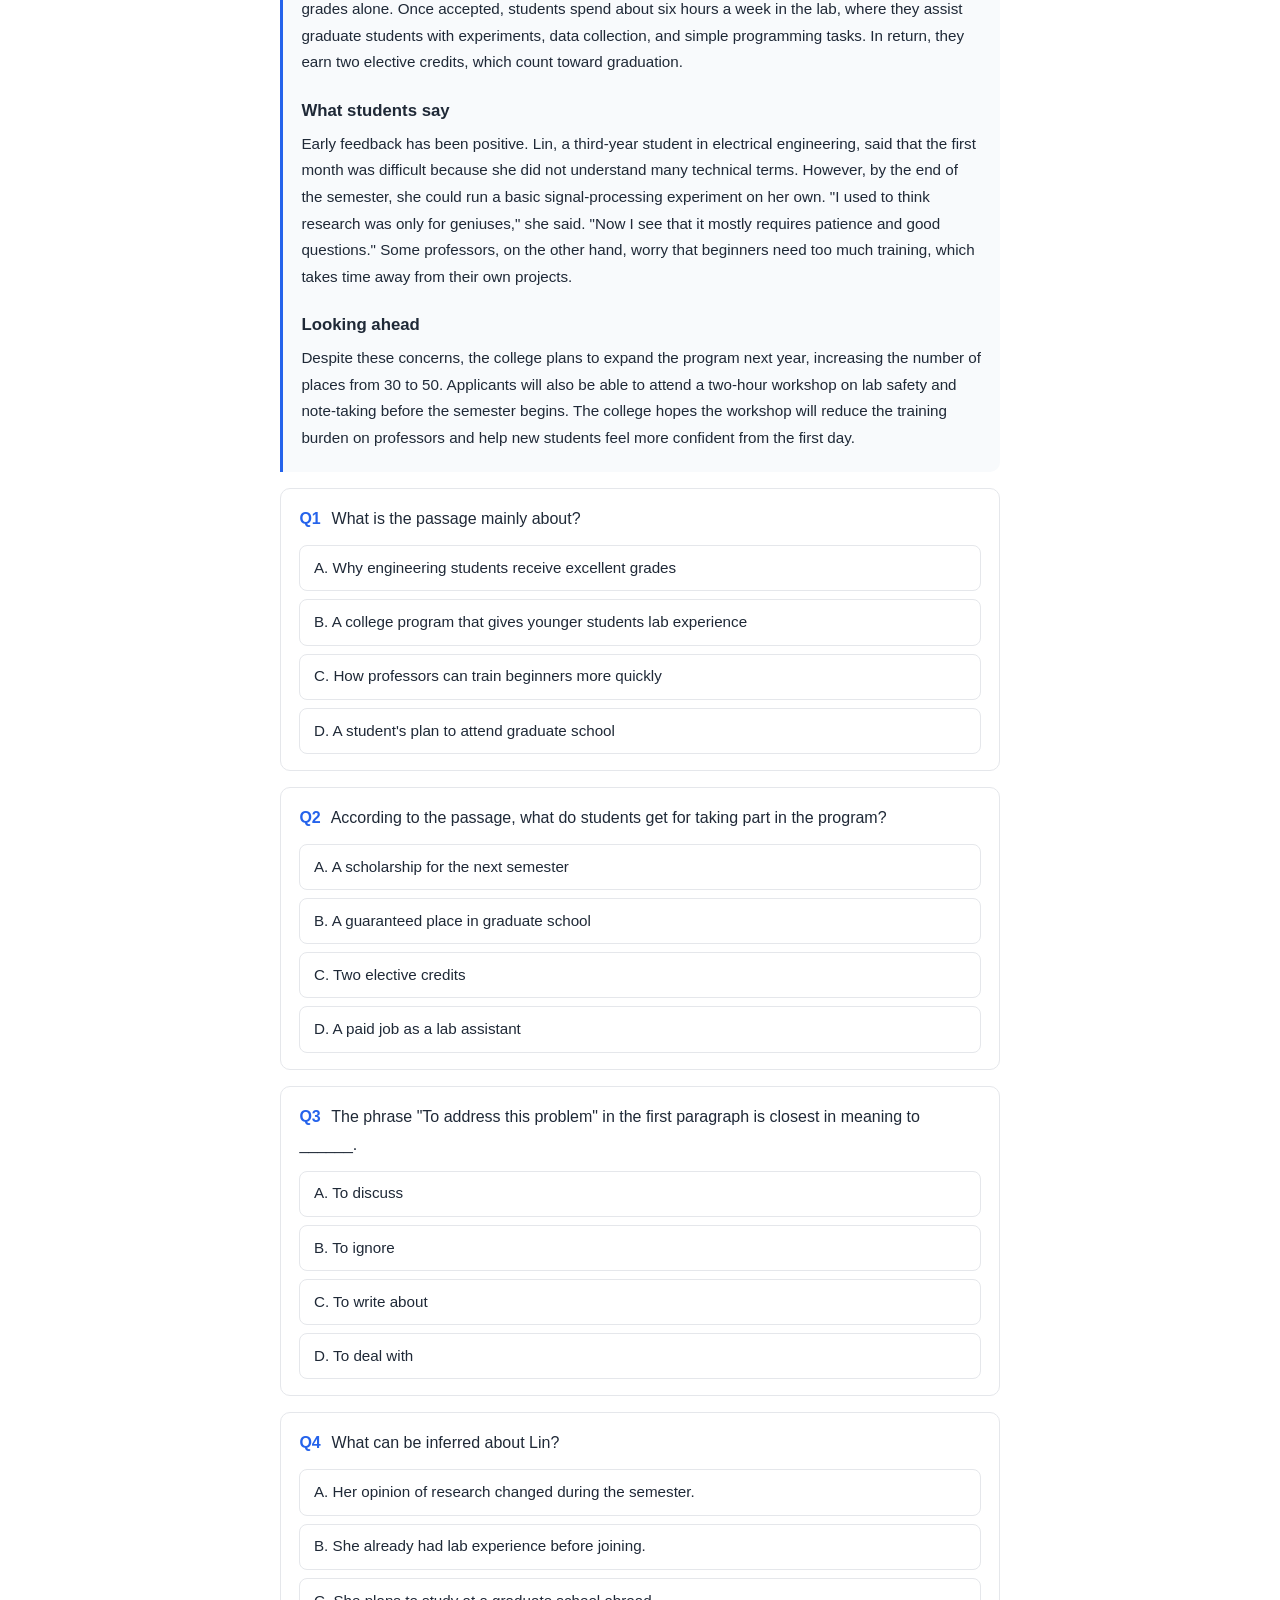
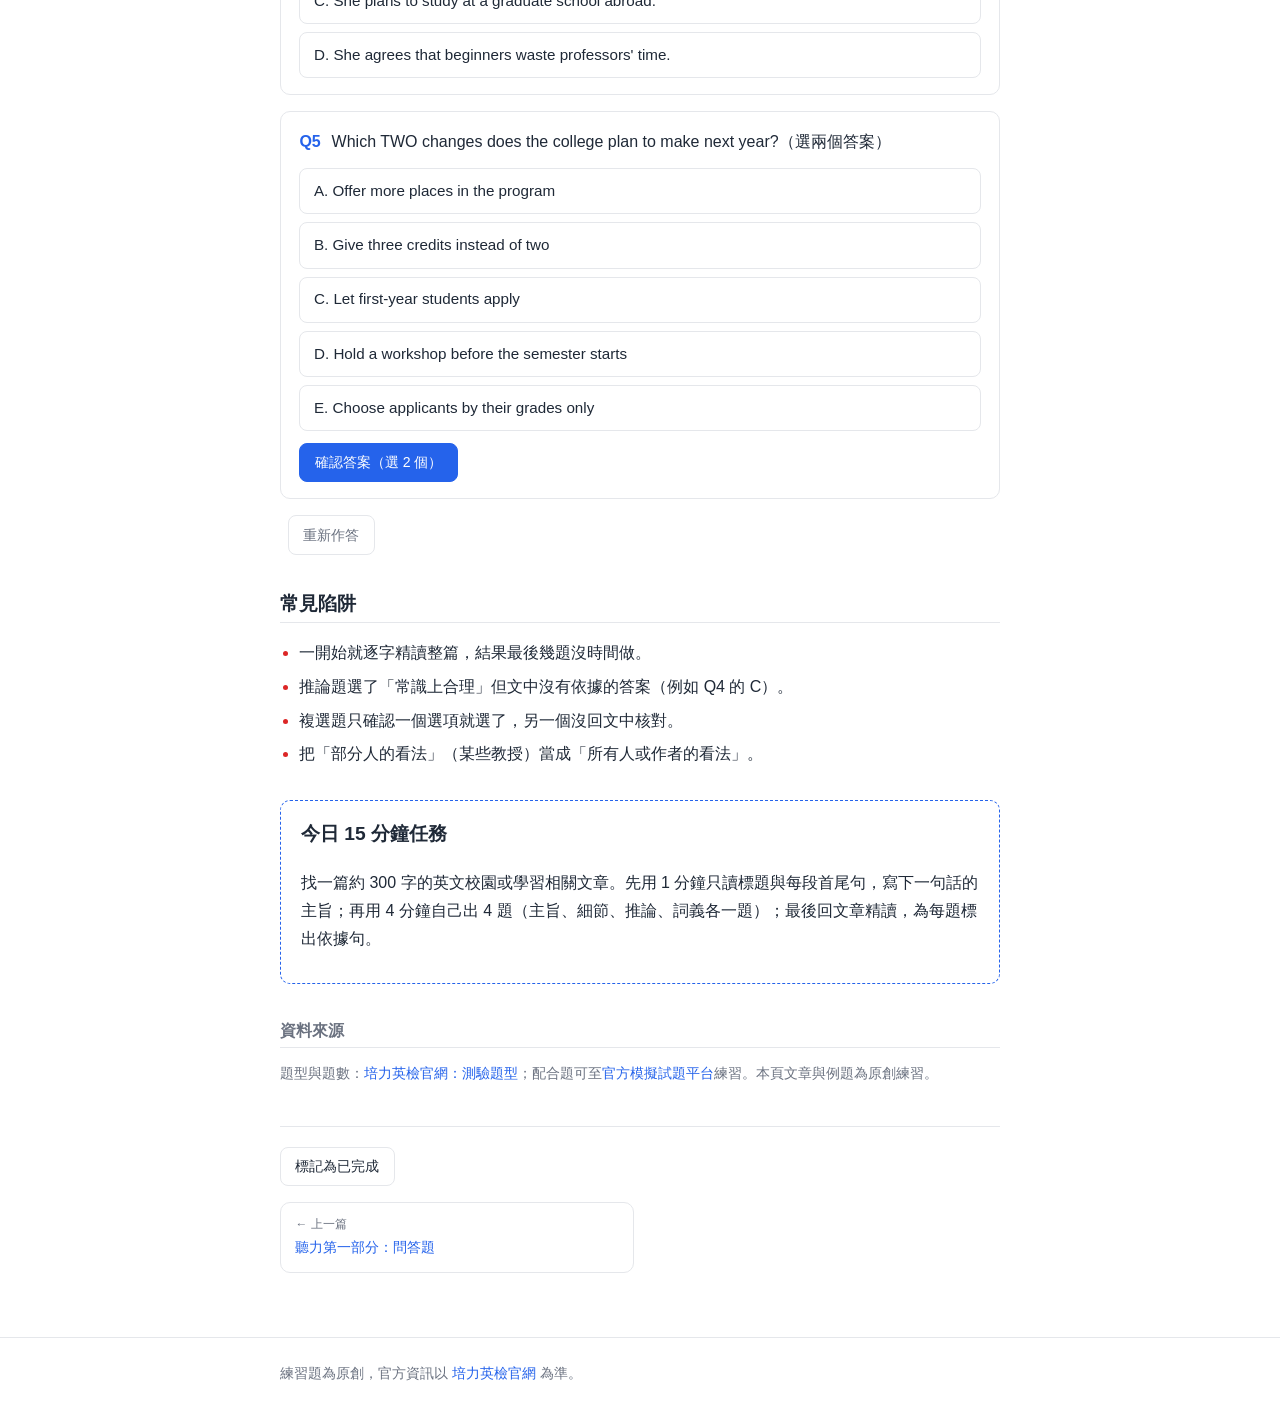
<file: lessons/04-reading-long.html>
<!DOCTYPE html>
<html lang="zh-Hant">
<head>
  <meta charset="UTF-8">
  <meta name="viewport" content="width=device-width, initial-scale=1">
  <title>閱讀第三部分：長文閱讀｜BESTEP 備考講義站</title>
  <link rel="stylesheet" href="../assets/css/style.css">
</head>
<body data-lesson="04-reading-long">
  <header class="site-bar">
    <div class="wrap">
      <a class="brand" href="../index.html">BESTEP <span>備考講義站</span></a>
      <nav><a href="../index.html">全部單元</a></nav>
    </div>
  </header>

  <main class="wrap">
    <header class="lesson-head">
      <div class="crumb"><a href="../index.html">首頁</a> / 閱讀 Part 3</div>
      <span class="tag reading">閱讀</span>
      <h1>閱讀第三部分：長文閱讀</h1>
      <div class="meta">
        <span>題型 <b>4 選 1、5 選 2、6 選 5 配合</b></span>
        <span>題數 <b>官方 15 題（本頁練習 1 篇 5 題）</b></span>
        <span>建議時間 <b>15 分鐘</b></span>
      </div>
    </header>

    <section class="key-points">
      <h2>本單元重點</h2>
      <ul>
        <li>長文閱讀是閱讀測驗最後一部分，共 15 題，文章長、資訊多，時間壓力最大。</li>
        <li>不要從頭逐字讀：<b>先掃標題與每段首尾句</b>，建立文章地圖。</li>
        <li>題目通常依文章順序出現，找完第 1 題的段落，第 2 題多半在後面。</li>
        <li>主旨看整篇、細節回頭找段落、推論要有文中依據。</li>
        <li>複選題每個選項都要獨立判斷，兩個都對才算對。</li>
      </ul>
    </section>

    <section>
      <h2>題型解析</h2>
      <p>長文閱讀的文章篇幅比第二部分長，常見主題是校園制度、課程、研究與學習經驗，通常分成數段，有時帶小標。官方公告的題型有三種：</p>
      <table class="table">
        <tr><th>題型</th><th>做法</th></tr>
        <tr><td>4 選 1 單選</td><td>最常見。先判斷是主旨、細節、推論還是詞義，再決定要看整篇或某一段。</td></tr>
        <tr><td>5 選 2 複選</td><td>五個選項逐一回文中核對，選出兩個正確的；只對一個不算對。</td></tr>
        <tr><td>6 選 5 配合題</td><td>要把六個選項中的五個配到對應位置，先找最有把握的，用刪去法處理其餘。</td></tr>
      </table>
      <p>本頁只練 4 選 1 與 5 選 2；配合題請利用官方模擬試題平台補練（見資料來源）。</p>
    </section>

    <section>
      <h2>解題步驟</h2>
      <ol class="steps">
        <li><b>先掃讀標題與每段首尾句</b>：首尾句通常交代段落重點，30 秒內就能知道全文架構。</li>
        <li><b>再讀題目、圈關鍵字</b>：知道要找什麼，回頭讀文章時不用每句細讀。</li>
        <li><b>回頭找對應段落再精讀</b>：只讀題目指到的那一段與前後一句，避免整篇重讀浪費時間。</li>
        <li><b>主旨題最後確認</b>：做完細節題後，你對全文的理解更完整，主旨題反而更好判斷。</li>
        <li><b>每個選項都找依據，找不到就刪</b>：錯誤選項常是文中字詞的改寫或過度推論。</li>
      </ol>
    </section>

    <section class="practice">
      <h2>例題練習</h2>
      <p class="score" id="score"></p>

      <div class="passage">
        <h4>Joining a Lab Early: The Student Research Program</h4>
        <h3>Why the program started</h3>
        <p>Last year, the College of Engineering noticed that many students graduated with excellent grades but little hands-on experience. Most of them had never worked in a laboratory before their senior year, and some felt unprepared for graduate school or industry. To address this problem, the college launched the Student Research Program, which allows second- and third-year students to join a professor's lab for one semester.</p>
        <h3>How it works</h3>
        <p>Interested students apply at the beginning of each semester by submitting a short statement and a recent transcript. A committee then matches each applicant with a lab based on interests rather than grades alone. Once accepted, students spend about six hours a week in the lab, where they assist graduate students with experiments, data collection, and simple programming tasks. In return, they earn two elective credits, which count toward graduation.</p>
        <h3>What students say</h3>
        <p>Early feedback has been positive. Lin, a third-year student in electrical engineering, said that the first month was difficult because she did not understand many technical terms. However, by the end of the semester, she could run a basic signal-processing experiment on her own. "I used to think research was only for geniuses," she said. "Now I see that it mostly requires patience and good questions." Some professors, on the other hand, worry that beginners need too much training, which takes time away from their own projects.</p>
        <h3>Looking ahead</h3>
        <p>Despite these concerns, the college plans to expand the program next year, increasing the number of places from 30 to 50. Applicants will also be able to attend a two-hour workshop on lab safety and note-taking before the semester begins. The college hopes the workshop will reduce the training burden on professors and help new students feel more confident from the first day.</p>
      </div>

      <div class="quiz" data-answer="B">
        <p class="q-stem"><span class="q-no">Q1</span> What is the passage mainly about?</p>
        <div class="options">
          <button class="opt" data-key="A">A. Why engineering students receive excellent grades</button>
          <button class="opt" data-key="B">B. A college program that gives younger students lab experience</button>
          <button class="opt" data-key="C">C. How professors can train beginners more quickly</button>
          <button class="opt" data-key="D">D. A student's plan to attend graduate school</button>
        </div>
        <div class="explain">每一段都在談 Student Research Program：成立原因、運作方式、學生回饋、未來擴大。B 涵蓋全文。A 只是背景的一部分；C 只在第三段提到教授的擔憂；D 文中沒有提到。</div>
      </div>

      <div class="quiz" data-answer="C">
        <p class="q-stem"><span class="q-no">Q2</span> According to the passage, what do students get for taking part in the program?</p>
        <div class="options">
          <button class="opt" data-key="A">A. A scholarship for the next semester</button>
          <button class="opt" data-key="B">B. A guaranteed place in graduate school</button>
          <button class="opt" data-key="C">C. Two elective credits</button>
          <button class="opt" data-key="D">D. A paid job as a lab assistant</button>
        </div>
        <div class="explain">細節題：關鍵字 in return 在第二段，students earn two elective credits。A、B、D 都沒有在文中出現，是聽起來合理但沒有依據的選項。</div>
      </div>

      <div class="quiz" data-answer="D">
        <p class="q-stem"><span class="q-no">Q3</span> The phrase "To address this problem" in the first paragraph is closest in meaning to ______.</p>
        <div class="options">
          <button class="opt" data-key="A">A. To discuss</button>
          <button class="opt" data-key="B">B. To ignore</button>
          <button class="opt" data-key="C">C. To write about</button>
          <button class="opt" data-key="D">D. To deal with</button>
        </div>
        <div class="explain">address 在這裡是動詞「處理、解決」。後面說學院「推出計畫」，表示是採取行動處理問題，所以是 deal with。A、C 只是談論或書寫，沒有行動；B 與語意相反。</div>
      </div>

      <div class="quiz" data-answer="A">
        <p class="q-stem"><span class="q-no">Q4</span> What can be inferred about Lin?</p>
        <div class="options">
          <button class="opt" data-key="A">A. Her opinion of research changed during the semester.</button>
          <button class="opt" data-key="B">B. She already had lab experience before joining.</button>
          <button class="opt" data-key="C">C. She plans to study at a graduate school abroad.</button>
          <button class="opt" data-key="D">D. She agrees that beginners waste professors' time.</button>
        </div>
        <div class="explain">Lin 說 "I used to think… Now I see…"，可推論她對研究的看法改變了。B 與她一開始看不懂術語矛盾；C 文中沒提；D 抱怨的是部分教授，不是 Lin。</div>
      </div>

      <div class="quiz" data-answer="AD" data-multi>
        <p class="q-stem"><span class="q-no">Q5</span> Which TWO changes does the college plan to make next year?（選兩個答案）</p>
        <div class="options">
          <button class="opt" data-key="A">A. Offer more places in the program</button>
          <button class="opt" data-key="B">B. Give three credits instead of two</button>
          <button class="opt" data-key="C">C. Let first-year students apply</button>
          <button class="opt" data-key="D">D. Hold a workshop before the semester starts</button>
          <button class="opt" data-key="E">E. Choose applicants by their grades only</button>
        </div>
        <div class="explain">最後一段：名額從 30 增加到 50（A），並在學期開始前辦兩小時工作坊（D）。B、C 文中沒有提到；E 與第二段 based on interests rather than grades alone 相反。</div>
      </div>

      <button class="reset-btn" id="reset">重新作答</button>
    </section>

    <section>
      <h2>常見陷阱</h2>
      <ul class="traps">
        <li>一開始就逐字精讀整篇，結果最後幾題沒時間做。</li>
        <li>推論題選了「常識上合理」但文中沒有依據的答案（例如 Q4 的 C）。</li>
        <li>複選題只確認一個選項就選了，另一個沒回文中核對。</li>
        <li>把「部分人的看法」（某些教授）當成「所有人或作者的看法」。</li>
      </ul>
    </section>

    <div class="task">
      <h2>今日 15 分鐘任務</h2>
      <p>找一篇約 300 字的英文校園或學習相關文章。先用 1 分鐘只讀標題與每段首尾句，寫下一句話的主旨；再用 4 分鐘自己出 4 題（主旨、細節、推論、詞義各一題）；最後回文章精讀，為每題標出依據句。</p>
    </div>

    <section class="sources">
      <h2>資料來源</h2>
      <p>題型與題數：<a href="https://bestep.tw/About/page?id=4bb6979c78334f97ad5475d1eb378063">培力英檢官網：測驗題型</a>；配合題可至<a href="https://bestep.tw/exam/">官方模擬試題平台</a>練習。本頁文章與例題為原創練習。</p>
    </section>

    <div class="pager-wrap">
      <button class="done-toggle">標記為已完成</button>
      <nav class="pager" id="pager"></nav>
    </div>
  </main>

  <footer class="site-foot"><div class="wrap">練習題為原創，官方資訊以 <a href="https://bestep.tw/">培力英檢官網</a> 為準。</div></footer>
  <script src="../assets/js/lesson.js"></script>
</body>
</html>
</file>
<file: assets/css/style.css>
/* BESTEP 備考講義站 — 全站唯一樣式。修改變數前請見 AGENTS.md 第 6 節 */
:root {
  --bg: #ffffff;
  --surface: #f8fafc;
  --border: #e5e7eb;
  --text: #1f2937;
  --muted: #6b7280;
  --accent: #2563eb;
  --accent-soft: #eff6ff;
  --ok: #16a34a;
  --ok-soft: #f0fdf4;
  --bad: #dc2626;
  --bad-soft: #fef2f2;
  --tag-overview: #4b5563;
  --tag-reading: #0f766e;
  --tag-listening: #c2410c;
  --tag-vocab: #7c3aed;
  --tag-review: #1d4ed8;
  --radius: 10px;
  --shadow: 0 1px 3px rgba(15, 23, 42, 0.08);
  --max: 760px;
  --font: -apple-system, BlinkMacSystemFont, "Segoe UI", "PingFang TC", "Microsoft JhengHei", "Noto Sans TC", sans-serif;
}

* { box-sizing: border-box; }
html { -webkit-text-size-adjust: 100%; }
body {
  margin: 0;
  background: var(--bg);
  color: var(--text);
  font-family: var(--font);
  font-size: 16px;
  line-height: 1.75;
}
a { color: var(--accent); text-decoration: none; }
a:hover { text-decoration: underline; }
h1, h2, h3 { line-height: 1.35; }
h1 { font-size: 1.75rem; margin: 0.25rem 0 0.5rem; }
h2 { font-size: 1.2rem; margin: 2.25rem 0 0.75rem; padding-bottom: 0.35rem; border-bottom: 1px solid var(--border); }
h3 { font-size: 1.05rem; margin: 1.5rem 0 0.5rem; }
code { background: var(--surface); padding: 0.1em 0.35em; border-radius: 4px; font-size: 0.9em; }

.wrap { max-width: var(--max); margin: 0 auto; padding: 0 20px; }

/* ---------- 站台頁首／頁尾 ---------- */
.site-bar { border-bottom: 1px solid var(--border); }
.site-bar .wrap { display: flex; align-items: center; justify-content: space-between; height: 56px; }
.brand { font-weight: 700; color: var(--text); }
.brand span { color: var(--accent); }
.site-bar nav a { margin-left: 1rem; color: var(--muted); font-size: 0.9rem; }
.site-foot { border-top: 1px solid var(--border); margin-top: 4rem; padding: 1.5rem 0 2.5rem; color: var(--muted); font-size: 0.85rem; }

/* ---------- 首頁 ---------- */
.hero { padding: 3rem 0 1.5rem; }
.hero p.lead { color: var(--muted); margin: 0; }
.stats { display: grid; grid-template-columns: repeat(3, 1fr); gap: 12px; margin: 1.75rem 0 0.5rem; }
.stat { border: 1px solid var(--border); border-radius: var(--radius); padding: 0.9rem 1rem; }
.stat .num { font-size: 1.5rem; font-weight: 700; }
.stat .label { color: var(--muted); font-size: 0.82rem; }
.filters { display: flex; flex-wrap: wrap; gap: 8px; margin: 2rem 0 1rem; }
.chip { border: 1px solid var(--border); background: var(--bg); color: var(--text); border-radius: 999px; padding: 0.3rem 0.9rem; font: inherit; font-size: 0.88rem; cursor: pointer; }
.chip.active { background: var(--accent); border-color: var(--accent); color: #fff; }
.cards { display: grid; gap: 12px; }
.card { display: block; border: 1px solid var(--border); border-radius: var(--radius); padding: 1rem 1.15rem; color: var(--text); box-shadow: var(--shadow); transition: border-color 0.15s; }
.card:hover { border-color: var(--accent); text-decoration: none; }
.card .row { display: flex; align-items: center; gap: 8px; font-size: 0.82rem; color: var(--muted); }
.card h3 { margin: 0.35rem 0 0.2rem; }
.card p { margin: 0; color: var(--muted); font-size: 0.92rem; }
.card .check { margin-left: auto; color: var(--ok); font-weight: 700; }
.empty { color: var(--muted); }

/* ---------- 標籤 ---------- */
.tag { display: inline-block; font-size: 0.75rem; font-weight: 600; color: #fff; border-radius: 4px; padding: 0.05rem 0.5rem; background: var(--tag-overview); }
.tag.reading { background: var(--tag-reading); }
.tag.listening { background: var(--tag-listening); }
.tag.vocab { background: var(--tag-vocab); }
.tag.review { background: var(--tag-review); }

/* ---------- 單元頁 ---------- */
.lesson-head { padding: 2.25rem 0 0.5rem; }
.crumb { font-size: 0.85rem; color: var(--muted); }
.meta { display: flex; flex-wrap: wrap; gap: 6px 18px; color: var(--muted); font-size: 0.88rem; margin-top: 0.5rem; }
.meta b { color: var(--text); font-weight: 600; }

.key-points { background: var(--accent-soft); border-radius: var(--radius); padding: 0.25rem 1.25rem 0.75rem; margin-top: 1.5rem; }
.key-points h2 { border: 0; margin-top: 1rem; }
.key-points ul { margin: 0; padding-left: 1.2rem; }

.table { width: 100%; border-collapse: collapse; font-size: 0.92rem; margin: 0.75rem 0; }
.table th, .table td { border: 1px solid var(--border); padding: 0.5rem 0.7rem; text-align: left; vertical-align: top; }
.table th { background: var(--surface); font-weight: 600; }
.table tr.highlight td { background: var(--accent-soft); font-weight: 600; }

.steps { counter-reset: step; list-style: none; padding: 0; }
.steps li { counter-increment: step; position: relative; padding: 0 0 0.9rem 2.6rem; }
.steps li::before { content: counter(step); position: absolute; left: 0; top: 0.1rem; width: 1.8rem; height: 1.8rem; border-radius: 50%; background: var(--accent); color: #fff; font-size: 0.85rem; font-weight: 700; display: flex; align-items: center; justify-content: center; }

.passage { background: var(--surface); border-left: 3px solid var(--accent); border-radius: 0 var(--radius) var(--radius) 0; padding: 0.9rem 1.15rem; margin: 1rem 0; font-size: 0.95rem; }
.passage h4 { margin: 0 0 0.4rem; }
.passage p { margin: 0.4rem 0; }

.quiz { border: 1px solid var(--border); border-radius: var(--radius); padding: 1rem 1.15rem; margin: 1rem 0; }
.q-stem { margin: 0 0 0.75rem; }
.q-no { display: inline-block; font-weight: 700; color: var(--accent); margin-right: 0.4rem; }
.options { display: grid; gap: 8px; }
.opt { text-align: left; font: inherit; font-size: 0.95rem; background: var(--bg); color: var(--text); border: 1px solid var(--border); border-radius: 8px; padding: 0.55rem 0.85rem; cursor: pointer; }
.opt:hover:not(:disabled) { border-color: var(--accent); }
.opt.selected { border-color: var(--accent); background: var(--accent-soft); }
.opt.correct { border-color: var(--ok); background: var(--ok-soft); }
.opt.wrong { border-color: var(--bad); background: var(--bad-soft); }
.opt:disabled { cursor: default; }
.check-btn, .reset-btn, .speak, .done-toggle { font: inherit; font-size: 0.88rem; border-radius: 8px; padding: 0.4rem 0.9rem; cursor: pointer; }
.check-btn { margin-top: 0.75rem; background: var(--accent); color: #fff; border: 1px solid var(--accent); }
.speak { background: var(--bg); color: var(--accent); border: 1px solid var(--accent); margin-left: 0.25rem; }
.speak:hover { background: var(--accent-soft); }
.explain { display: none; margin-top: 0.85rem; padding: 0.7rem 0.9rem; border-radius: 8px; background: var(--surface); font-size: 0.92rem; }
.quiz.answered .explain { display: block; }
.verdict { font-weight: 700; margin-right: 0.35rem; }
.verdict.ok { color: var(--ok); }
.verdict.bad { color: var(--bad); }
.score { color: var(--muted); font-size: 0.9rem; }
.reset-btn { background: var(--bg); color: var(--muted); border: 1px solid var(--border); margin-left: 0.5rem; }

.traps { padding-left: 1.2rem; }
.traps li { margin-bottom: 0.35rem; }
.traps li::marker { color: var(--bad); }

.task { border: 1px dashed var(--accent); border-radius: var(--radius); padding: 0.25rem 1.25rem 0.9rem; margin-top: 2rem; }
.task h2 { border: 0; margin-top: 1rem; }

.sources { font-size: 0.85rem; color: var(--muted); }
.sources h2 { font-size: 1rem; }

.pager-wrap { margin-top: 2.5rem; border-top: 1px solid var(--border); padding-top: 1.25rem; }
.done-toggle { background: var(--bg); color: var(--text); border: 1px solid var(--border); }
.done-toggle.on { background: var(--ok-soft); border-color: var(--ok); color: var(--ok); font-weight: 600; }
.pager { display: grid; grid-template-columns: 1fr 1fr; gap: 12px; margin-top: 1rem; }
.pager a { border: 1px solid var(--border); border-radius: var(--radius); padding: 0.7rem 0.9rem; font-size: 0.9rem; }
.pager a small { display: block; color: var(--muted); }
.pager .next { text-align: right; grid-column: 2; }

@media (max-width: 560px) {
  h1 { font-size: 1.45rem; }
  .stats { grid-template-columns: 1fr 1fr; }
  .stats .stat:last-child { grid-column: span 2; }
  .table { font-size: 0.85rem; }
}
</file>
